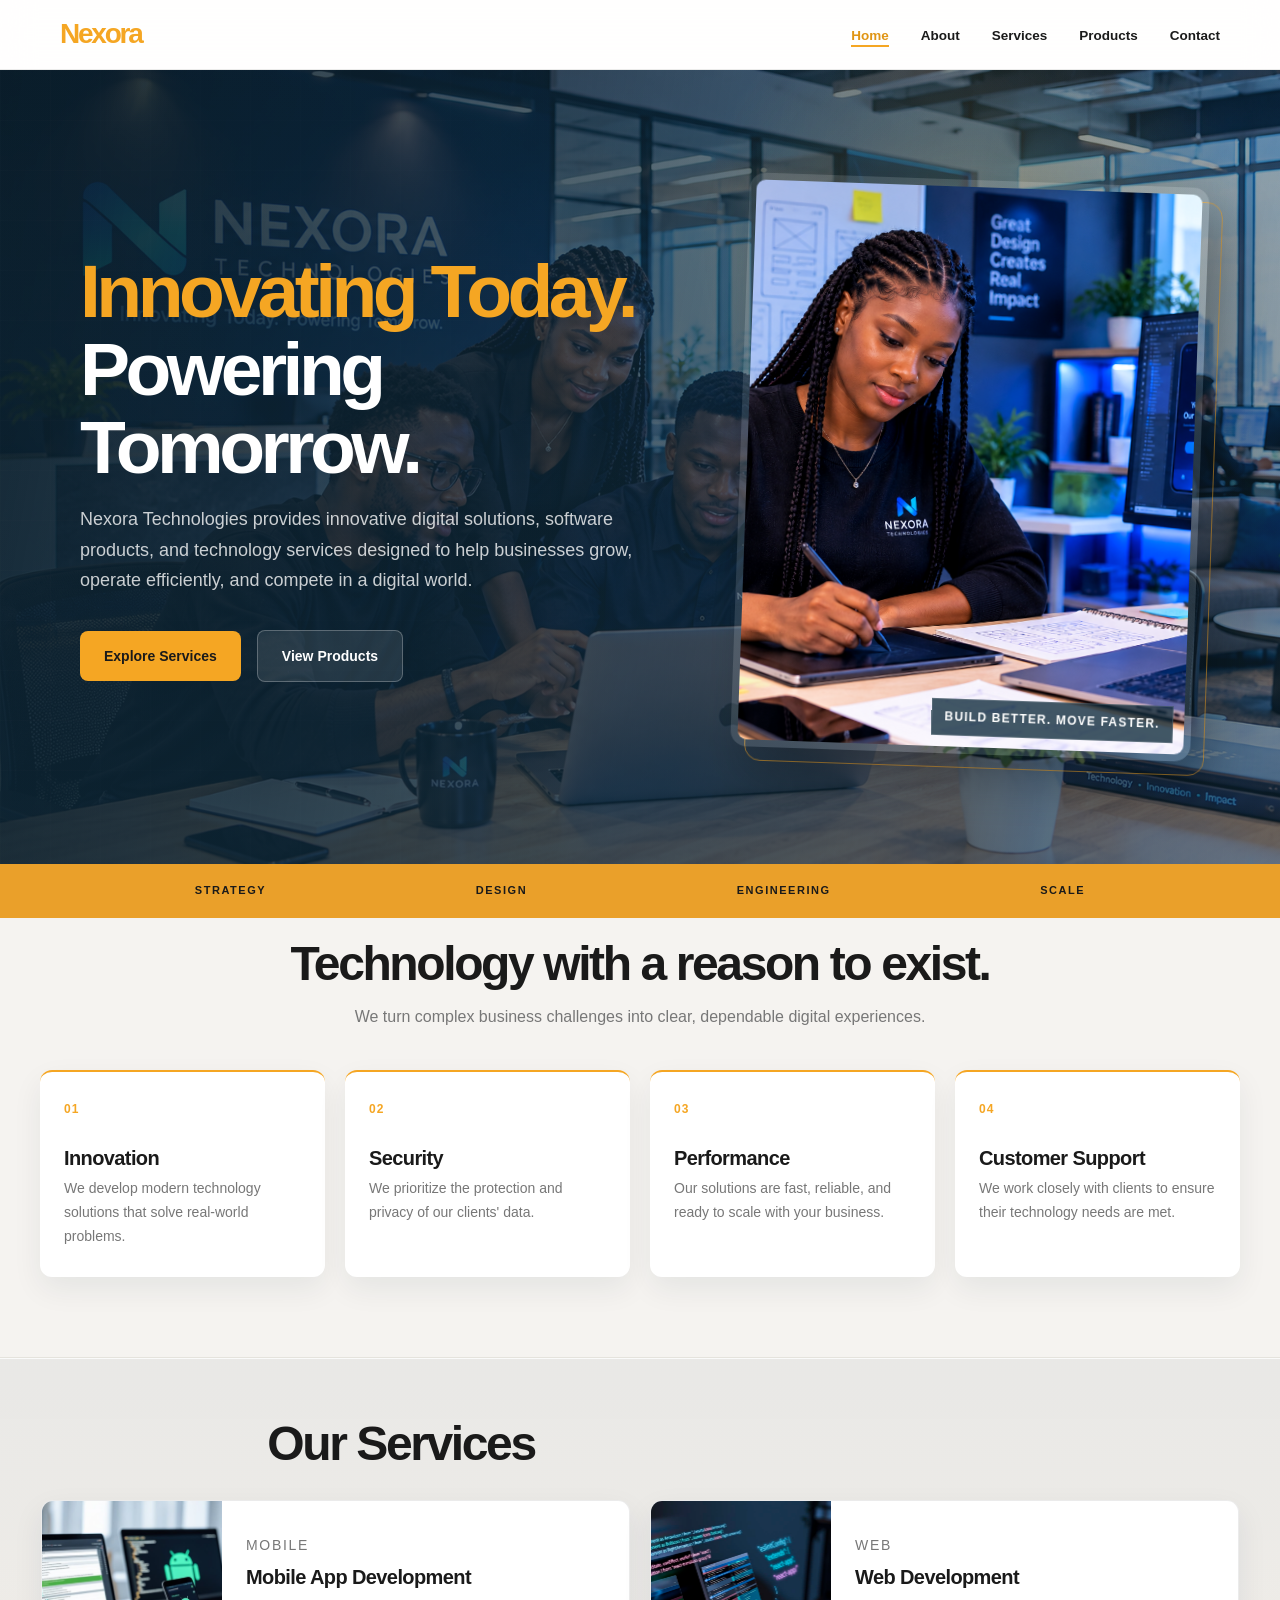
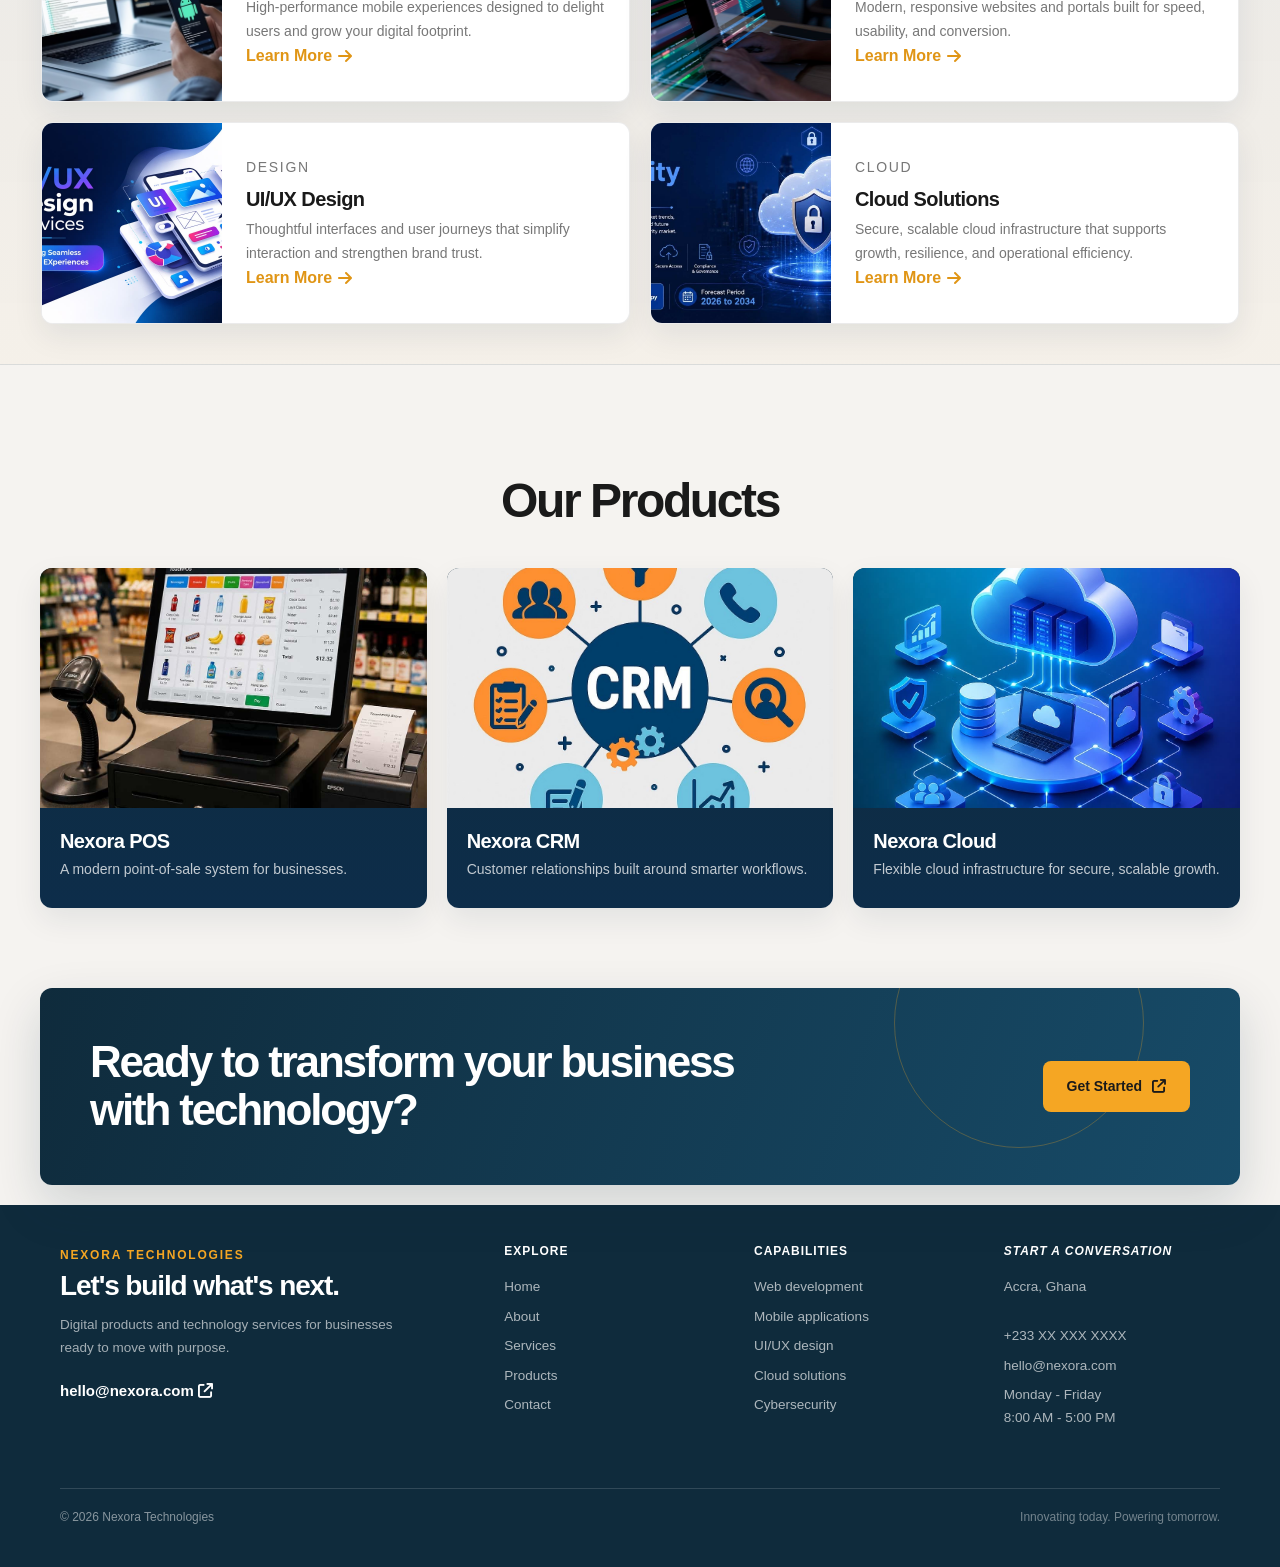
<file: index.html>
<!DOCTYPE html>
<html lang="en">
  <head>
    <meta charset="UTF-8" />
    <meta name="viewport" content="width=device-width, initial-scale=1.0" />
    <meta
      name="description"
      content="Nexora delivers innovative digital solutions, software products, and technology services for modern businesses."
    />
    <title>Nexora | Digital Solutions</title>

    <link rel="stylesheet" href="css/variables.css" />
    <link rel="stylesheet" href="css/base.css" />
    <link rel="stylesheet" href="css/layout.css" />
    <link rel="stylesheet" href="css/components.css" />
    <link rel="stylesheet" href="css/utilities.css" />
    <link rel="stylesheet" href="css/home.css" />
    <link rel="stylesheet" href="https://cdnjs.cloudflare.com/ajax/libs/font-awesome/6.7.2/css/all.min.css" />
  </head>
  <body class="home-page">

    <!-- Navigation -->
    <nav class="nav" aria-label="Main navigation">
      <a href="index.html" class="nav-brand" aria-label="Nexora home">Nexora</a>

      <ul class="nav-links" role="list">
        <li><a href="index.html" aria-current="page">Home</a></li>
        <li><a href="about.html">About</a></li>
        <li><a href="services.html">Services</a></li>
        <li><a href="products.html">Products</a></li>
        <li><a href="contact.html">Contact</a></li>
      </ul>

      <button
        type="button"
        class="nav-toggle"
        aria-label="Open menu"
        aria-expanded="false"
      >
        <i class="fa-solid fa-bars" aria-hidden="true"></i>
      </button>
    </nav>

    <!-- Mobile Menu -->
    <ul class="mobile-menu" id="mobile-menu" role="list">
      <li><a href="index.html" aria-current="page">Home</a></li>
      <li><a href="about.html">About</a></li>
      <li><a href="services.html">Services</a></li>
      <li><a href="products.html">Products</a></li>
      <li><a href="contact.html">Contact</a></li>
    </ul>

    <!-- Hero -->
    <header class="hero" id="top">
      <div class="hero-inner">
        <div class="hero-copy">
          <h1><span>Innovating Today.</span> Powering Tomorrow.</h1>
          <p class="lead">
            Nexora Technologies provides innovative digital solutions, software
            products, and technology services designed to help businesses grow,
            operate efficiently, and compete in a digital world.
          </p>
          <div class="btn-group">
            <a href="#services" class="btn btn-primary">Explore Services</a>
            <a href="#products" class="btn btn-secondary">View Products</a>
          </div>
        </div>

        <figure class="hero-visual">
          <img
            src="img/CDEA3EA3-4849-45B7-9C8C-28B80431A334.PNG"
            alt="Nexora technology workspace"
          />
          <figcaption>Build better. Move faster.</figcaption>
        </figure>
      </div>
    </header>

    <!-- Hero Strip -->
    <div class="hero-strip" aria-label="Nexora approach">
      <span>Strategy</span>
      <span>Design</span>
      <span>Engineering</span>
      <span>Scale</span>
    </div>

    <!-- Main Content -->
    <main id="main-content">

      <!-- Why Choose Us -->
      <section class="section why" id="about" aria-labelledby="why-title">
        <div class="section-header section-header--center">
          <h2 id="why-title">Technology with a reason to exist.</h2>
          <p>We turn complex business challenges into clear, dependable digital experiences.</p>
        </div>

        <div class="grid-4">
          <article class="card-numbered">
            <span class="card-number">01</span>
            <h3>Innovation</h3>
            <p>We develop modern technology solutions that solve real-world problems.</p>
          </article>

          <article class="card-numbered">
            <span class="card-number">02</span>
            <h3>Security</h3>
            <p>We prioritize the protection and privacy of our clients' data.</p>
          </article>

          <article class="card-numbered">
            <span class="card-number">03</span>
            <h3>Performance</h3>
            <p>Our solutions are fast, reliable, and ready to scale with your business.</p>
          </article>

          <article class="card-numbered">
            <span class="card-number">04</span>
            <h3>Customer Support</h3>
            <p>We work closely with clients to ensure their technology needs are met.</p>
          </article>
        </div>
      </section>

      <!-- Services -->
      <section class="section home-services" id="services" aria-labelledby="services-title">
        <div class="section-header">
          <h2 id="services-title">Our Services</h2>
        </div>

        <div class="service-grid">
          <article class="service-card">
            <figure class="service-card-image">
              <img src="img/mobileApp.JPG" alt="Mobile app development" />
            </figure>
            <div class="service-card-body">
              <p class="kicker">Mobile</p>
              <h3>Mobile App Development</h3>
              <p>High-performance mobile experiences designed to delight users and grow your digital footprint.</p>
              <a href="#" class="text-link">Learn More <i class="fa-solid fa-arrow-right" aria-hidden="true"></i></a>
            </div>
          </article>

          <article class="service-card">
            <figure class="service-card-image">
              <img src="img/webDev.JPG" alt="Custom web development" />
            </figure>
            <div class="service-card-body">
              <p class="kicker">Web</p>
              <h3>Web Development</h3>
              <p>Modern, responsive websites and portals built for speed, usability, and conversion.</p>
              <a href="#" class="text-link">Learn More <i class="fa-solid fa-arrow-right" aria-hidden="true"></i></a>
            </div>
          </article>

          <article class="service-card">
            <figure class="service-card-image">
              <img src="img/UX.JPG" alt="UI and UX design" />
            </figure>
            <div class="service-card-body">
              <p class="kicker">Design</p>
              <h3>UI/UX Design</h3>
              <p>Thoughtful interfaces and user journeys that simplify interaction and strengthen brand trust.</p>
              <a href="#" class="text-link">Learn More <i class="fa-solid fa-arrow-right" aria-hidden="true"></i></a>
            </div>
          </article>

          <article class="service-card">
            <figure class="service-card-image">
              <img src="img/cloudSecurity.JPG" alt="Cloud solutions" />
            </figure>
            <div class="service-card-body">
              <p class="kicker">Cloud</p>
              <h3>Cloud Solutions</h3>
              <p>Secure, scalable cloud infrastructure that supports growth, resilience, and operational efficiency.</p>
              <a href="#" class="text-link">Learn More <i class="fa-solid fa-arrow-right" aria-hidden="true"></i></a>
            </div>
          </article>
        </div>
      </section>

      <!-- Products -->
      <section class="section home-products" id="products" aria-labelledby="products-title">
        <div class="section-header section-header--center">
          <h2 id="products-title">Our Products</h2>
        </div>

        <div class="product-grid">
          <article class="product-card">
            <figure class="product-card-image">
              <img src="img/POS.JPG" alt="Nexora POS system" />
            </figure>
            <div class="product-card-body">
              <h3>Nexora POS</h3>
              <p>A modern point-of-sale system for businesses.</p>
            </div>
          </article>

          <article class="product-card">
            <figure class="product-card-image">
              <img src="img/CRM.JPG" alt="Nexora CRM dashboard" />
            </figure>
            <div class="product-card-body">
              <h3>Nexora CRM</h3>
              <p>Customer relationships built around smarter workflows.</p>
            </div>
          </article>

          <article class="product-card">
            <figure class="product-card-image">
              <img src="img/cloud.JPG" alt="Nexora Cloud platform" />
            </figure>
            <div class="product-card-body">
              <h3>Nexora Cloud</h3>
              <p>Flexible cloud infrastructure for secure, scalable growth.</p>
            </div>
          </article>
        </div>
      </section>

      <!-- CTA -->
      <section class="section home-cta" aria-labelledby="home-cta-title">
        <div class="cta-banner">
          <h2 id="home-cta-title">Ready to transform your business with technology?</h2>
          <a href="mailto:hello@nexora.com" class="btn btn-primary">
            Get Started <span class="fa-solid fa-arrow-up-right-from-square" aria-hidden="true"></span>
          </a>
        </div>
      </section>

    </main>

    <!-- Footer -->
    <footer class="footer" id="contact">
      <div class="footer-inner">
        <div class="footer-grid">
          <div class="footer-intro">
            <p class="footer-brand">Nexora Technologies</p>
            <h3>Let's build what's next.</h3>
            <p>Digital products and technology services for businesses ready to move with purpose.</p>
            <a href="mailto:hello@nexora.com" class="footer-link">hello@nexora.com <span class="fa-solid fa-arrow-up-right-from-square" aria-hidden="true"></span></a>
          </div>
          <nav class="footer-column" aria-label="Footer navigation">
            <h4>Explore</h4>
            <a href="index.html">Home</a>
            <a href="about.html">About</a>
            <a href="services.html">Services</a>
            <a href="products.html">Products</a>
            <a href="contact.html">Contact</a>
          </nav>
          <div class="footer-column">
            <h4>Capabilities</h4>
            <a href="services.html">Web development</a>
            <a href="services.html">Mobile applications</a>
            <a href="services.html">UI/UX design</a>
            <a href="services.html">Cloud solutions</a>
            <a href="services.html">Cybersecurity</a>
          </div>
          <address class="footer-column footer-address">
            <h4>Start a conversation</h4>
            <p>Accra, Ghana</p>
            <a href="tel:+233000000000">+233 XX XXX XXXX</a>
            <a href="mailto:hello@nexora.com">hello@nexora.com</a>
            <p>Monday - Friday<br />8:00 AM - 5:00 PM</p>
          </address>
        </div>
        <div class="footer-bottom">
          <p class="footer-copy">&copy; <span class="copyright-year"></span> Nexora Technologies</p>
          <p class="footer-note">Innovating today. Powering tomorrow.</p>
        </div>
      </div>
    </footer>

    <script src="js/main.js"></script>
  </body>
</html>
</file>
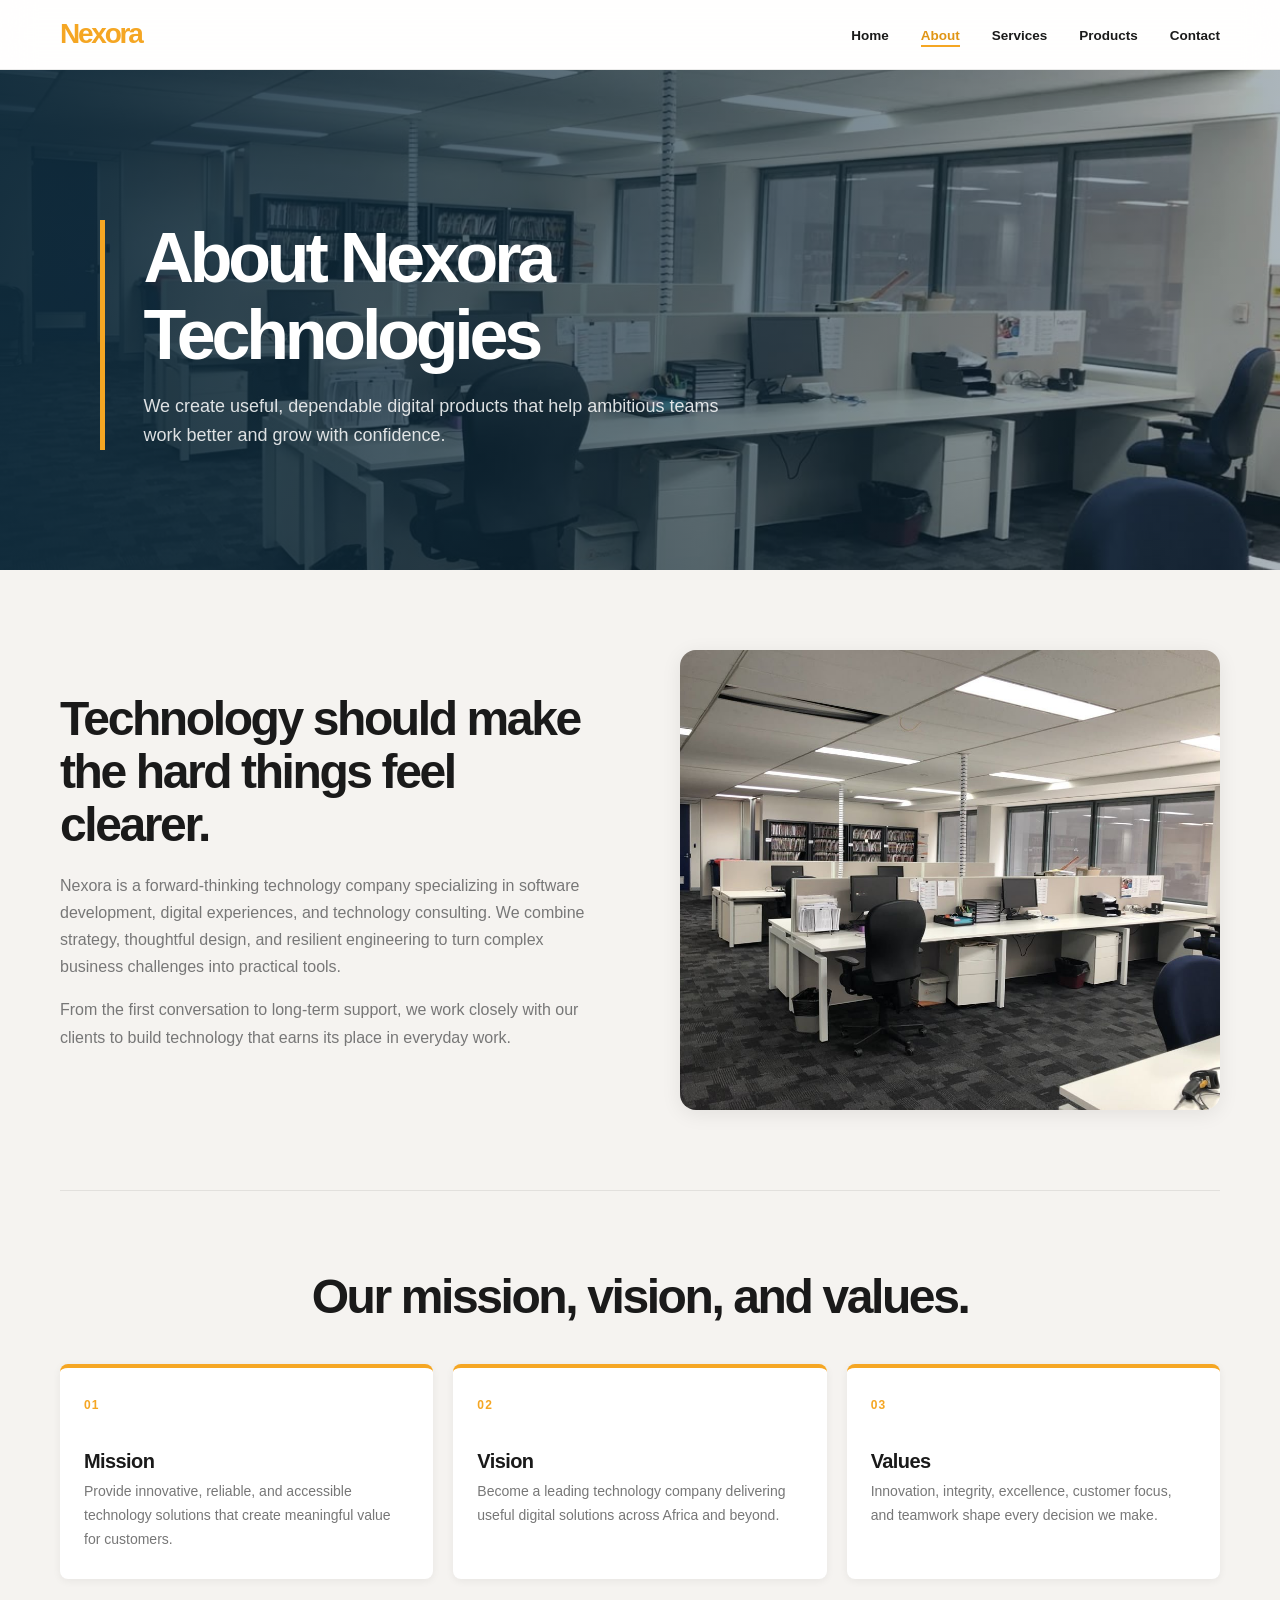
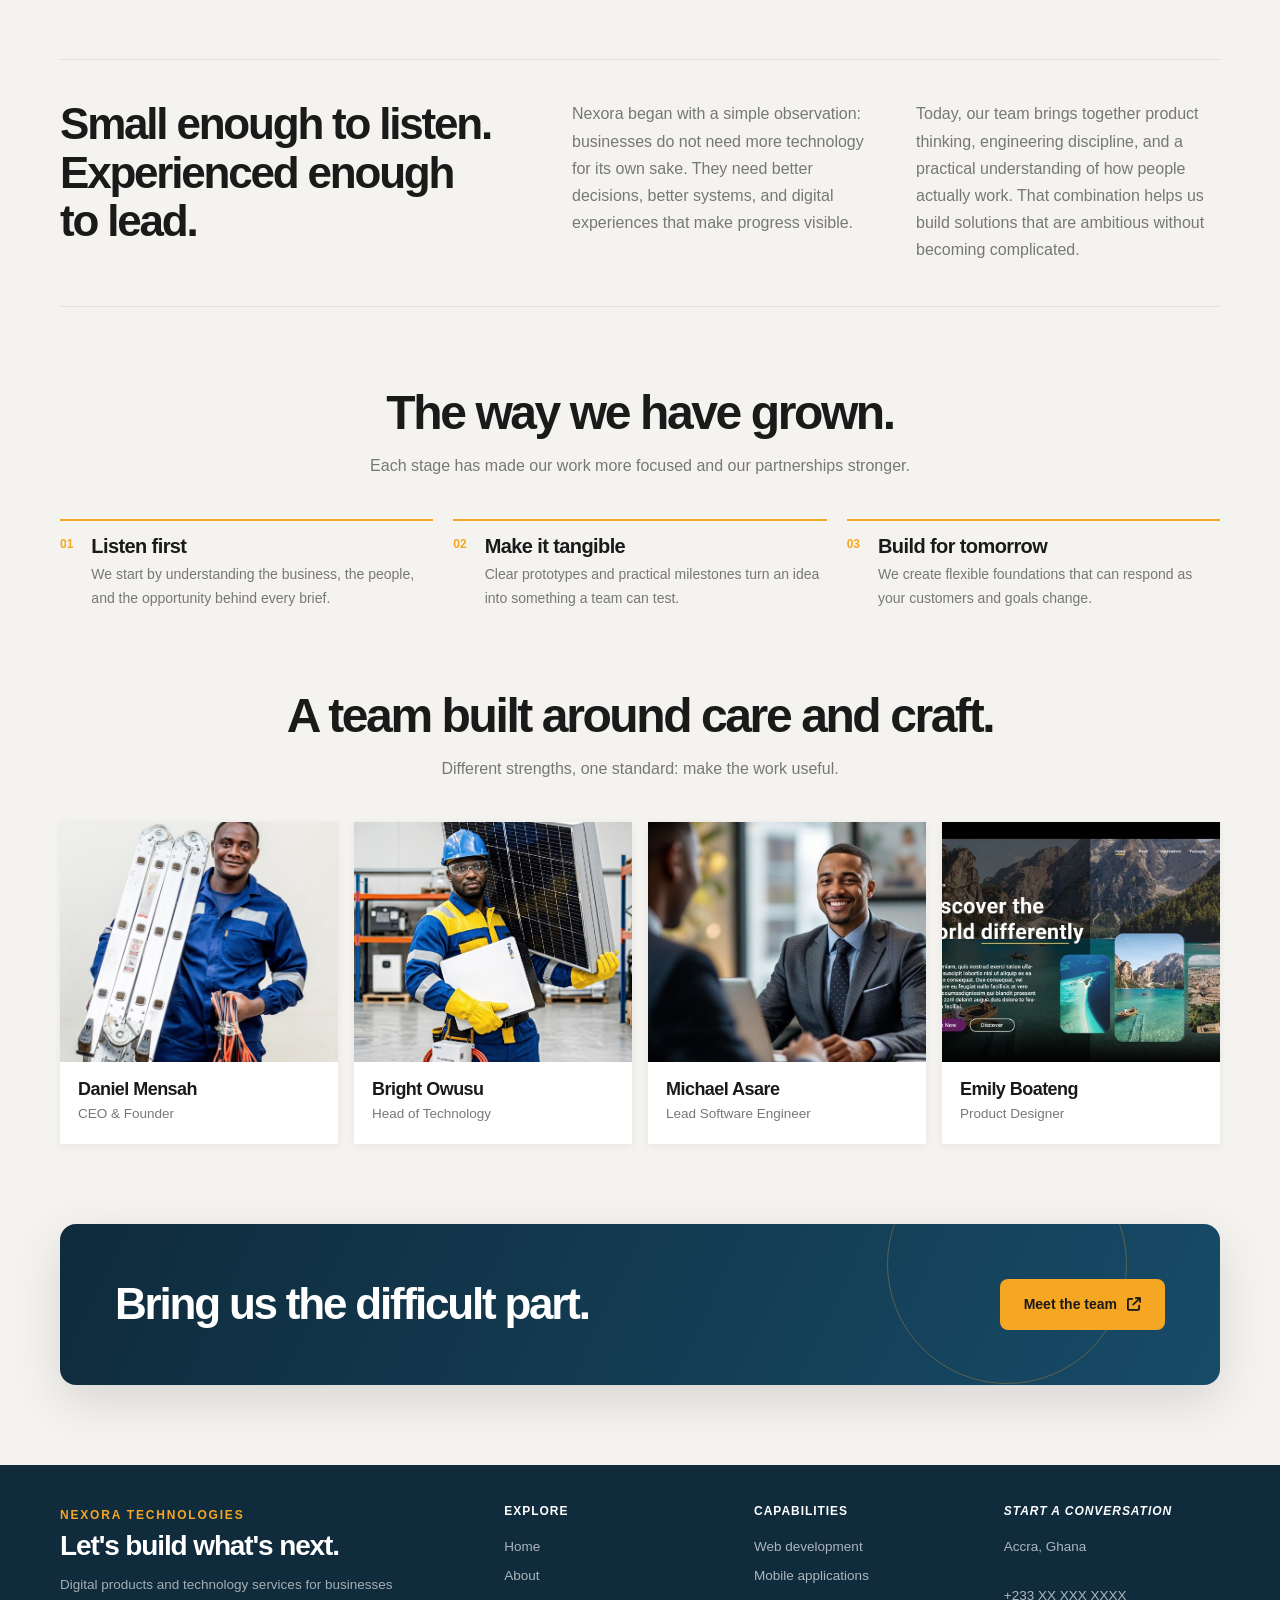
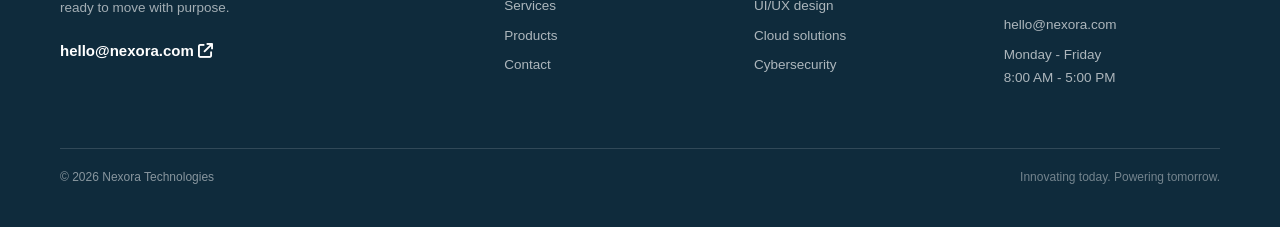
<file: about.html>
<!DOCTYPE html>
<html lang="en">
  <head>
    <meta charset="UTF-8" />
    <meta name="viewport" content="width=device-width, initial-scale=1.0" />
    <meta name="description" content="Learn about Nexora Technologies, our mission, values, and team." />
    <title>About | Nexora Technologies</title>

    <link rel="stylesheet" href="css/variables.css" />
    <link rel="stylesheet" href="css/base.css" />
    <link rel="stylesheet" href="css/layout.css" />
    <link rel="stylesheet" href="css/components.css" />
    <link rel="stylesheet" href="css/utilities.css" />
    <link rel="stylesheet" href="css/about.css" />
    <link rel="stylesheet" href="https://cdnjs.cloudflare.com/ajax/libs/font-awesome/6.7.2/css/all.min.css" />
  </head>
  <body>

    <!-- Navigation -->
    <nav class="nav" aria-label="Main navigation">
      <a href="index.html" class="nav-brand" aria-label="Nexora home">Nexora</a>

      <ul class="nav-links" role="list">
        <li><a href="index.html">Home</a></li>
        <li><a href="about.html" aria-current="page">About</a></li>
        <li><a href="services.html">Services</a></li>
        <li><a href="products.html">Products</a></li>
        <li><a href="contact.html">Contact</a></li>
      </ul>

      <button
        type="button"
        class="nav-toggle"
        aria-label="Open menu"
        aria-expanded="false"
      >
        <i class="fa-solid fa-bars" aria-hidden="true"></i>
      </button>
    </nav>

    <!-- Mobile Menu -->
    <ul class="mobile-menu" id="mobile-menu" role="list">
      <li><a href="index.html">Home</a></li>
      <li><a href="about.html" aria-current="page">About</a></li>
      <li><a href="services.html">Services</a></li>
      <li><a href="products.html">Products</a></li>
      <li><a href="contact.html">Contact</a></li>
    </ul>

    <!-- Page Hero -->
    <header class="page-hero page-hero--about" id="top">
      <div>
        <h1>About Nexora Technologies</h1>
        <p>
          We create useful, dependable digital products that help ambitious teams
          work better and grow with confidence.
        </p>
      </div>
    </header>

    <!-- Main Content -->
    <main class="main">

      <!-- Intro Split -->
      <section class="section about-intro">
        <div class="split">
          <div class="split-copy">
            <h2>Technology should make the hard things feel clearer.</h2>
            <p>
              Nexora is a forward-thinking technology company specializing in
              software development, digital experiences, and technology
              consulting. We combine strategy, thoughtful design, and resilient
              engineering to turn complex business challenges into practical
              tools.
            </p>
            <p>
              From the first conversation to long-term support, we work closely
              with our clients to build technology that earns its place in
              everyday work.
            </p>
          </div>
          <img
            class="split-image"
            src="img/IMG_2263.JPG"
            alt="Team member working on a technology project"
          />
        </div>
      </section>

      <!-- Values -->
      <section class="section values" aria-labelledby="values-title">
        <div class="section-header section-header--center">
          <h2 id="values-title">Our mission, vision, and values.</h2>
        </div>
        <div class="grid-3">
          <article class="card-numbered">
            <span class="card-number">01</span>
            <h3>Mission</h3>
            <p>Provide innovative, reliable, and accessible technology solutions that create meaningful value for customers.</p>
          </article>
          <article class="card-numbered">
            <span class="card-number">02</span>
            <h3>Vision</h3>
            <p>Become a leading technology company delivering useful digital solutions across Africa and beyond.</p>
          </article>
          <article class="card-numbered">
            <span class="card-number">03</span>
            <h3>Values</h3>
            <p>Innovation, integrity, excellence, customer focus, and teamwork shape every decision we make.</p>
          </article>
        </div>
      </section>

      <!-- Story -->
      <section class="section story" aria-labelledby="story-title">
        <div class="story-heading">
          <h2 id="story-title">Small enough to listen. Experienced enough to lead.</h2>
        </div>
        <div class="story-copy">
          <p>
            Nexora began with a simple observation: businesses do not need more
            technology for its own sake. They need better decisions, better
            systems, and digital experiences that make progress visible.
          </p>
          <p>
            Today, our team brings together product thinking, engineering
            discipline, and a practical understanding of how people actually
            work. That combination helps us build solutions that are ambitious
            without becoming complicated.
          </p>
        </div>
      </section>

      <!-- Milestones -->
      <section class="section milestones" aria-labelledby="milestones-title">
        <div class="section-header section-header--center">
          <h2 id="milestones-title">The way we have grown.</h2>
          <p>Each stage has made our work more focused and our partnerships stronger.</p>
        </div>
        <ol class="milestone-list">
          <li class="milestone-item">
            <strong>01</strong>
            <div>
              <h3>Listen first</h3>
              <p>We start by understanding the business, the people, and the opportunity behind every brief.</p>
            </div>
          </li>
          <li class="milestone-item">
            <strong>02</strong>
            <div>
              <h3>Make it tangible</h3>
              <p>Clear prototypes and practical milestones turn an idea into something a team can test.</p>
            </div>
          </li>
          <li class="milestone-item">
            <strong>03</strong>
            <div>
              <h3>Build for tomorrow</h3>
              <p>We create flexible foundations that can respond as your customers and goals change.</p>
            </div>
          </li>
        </ol>
      </section>

      <!-- Team -->
      <section class="section team" aria-labelledby="team-title">
        <div class="section-header section-header--center">
          <h2 id="team-title">A team built around care and craft.</h2>
          <p>Different strengths, one standard: make the work useful.</p>
        </div>
        <div class="team-grid">
          <article class="team-member">
            <img src="img/IMG_2264.JPG" alt="Nexora team member" />
            <div class="team-member-body">
              <h3>Daniel Mensah</h3>
              <p>CEO &amp; Founder</p>
            </div>
          </article>
          <article class="team-member">
            <img src="img/IMG_2265.JPG" alt="Nexora team member" />
            <div class="team-member-body">
              <h3>Bright Owusu</h3>
              <p>Head of Technology</p>
            </div>
          </article>
          <article class="team-member">
            <img src="img/IMG_2266.JPG" alt="Nexora team member" />
            <div class="team-member-body">
              <h3>Michael Asare</h3>
              <p>Lead Software Engineer</p>
            </div>
          </article>
          <article class="team-member">
            <img src="img/IMG_2271.JPG" alt="Nexora team member" />
            <div class="team-member-body">
              <h3>Emily Boateng</h3>
              <p>Product Designer</p>
            </div>
          </article>
        </div>
      </section>

      <!-- CTA -->
      <section class="page-cta" aria-labelledby="about-cta-title">
        <h2 id="about-cta-title">Bring us the difficult part.</h2>
        <a class="btn btn-primary" href="contact.html">
          Meet the team <span class="fa-solid fa-arrow-up-right-from-square" aria-hidden="true"></span>
        </a>
      </section>

    </main>

    <!-- Footer -->
    <footer class="footer">
      <div class="footer-inner">
        <div class="footer-grid">
          <div class="footer-intro">
            <p class="footer-brand">Nexora Technologies</p>
            <h3>Let's build what's next.</h3>
            <p>Digital products and technology services for businesses ready to move with purpose.</p>
            <a href="mailto:hello@nexora.com" class="footer-link">hello@nexora.com <span class="fa-solid fa-arrow-up-right-from-square" aria-hidden="true"></span>
            </a>
        </div>
          <nav class="footer-column" aria-label="Footer navigation">
            <h4>Explore</h4>
            <a href="index.html">Home</a>
            <a href="about.html">About</a>
            <a href="services.html">Services</a>
            <a href="products.html">Products</a>
            <a href="contact.html">Contact</a>
        </nav>
          <div class="footer-column">
            <h4>Capabilities</h4>
            <a href="services.html">Web development</a>
            <a href="services.html">Mobile applications</a>
            <a href="services.html">UI/UX design</a>
            <a href="services.html">Cloud solutions</a>
            <a href="services.html">Cybersecurity</a>
        </div>
          <address class="footer-column footer-address">
            <h4>Start a conversation</h4>
            <p>Accra, Ghana</p>
            <a href="tel:+233000000000">+233 XX XXX XXXX</a>
            <a href="mailto:hello@nexora.com">hello@nexora.com</a>
            <p>Monday - Friday<br />8:00 AM - 5:00 PM</p>
        </address>
        </div>
        <div class="footer-bottom">
            <p class="footer-copy">&copy; <span class="copyright-year"></span> Nexora Technologies</p>
            <p class="footer-note">Innovating today. Powering tomorrow.</p>
        </div>
      </div>
    </footer>

    <script src="js/main.js"></script>
  </body>
</html>
</file>
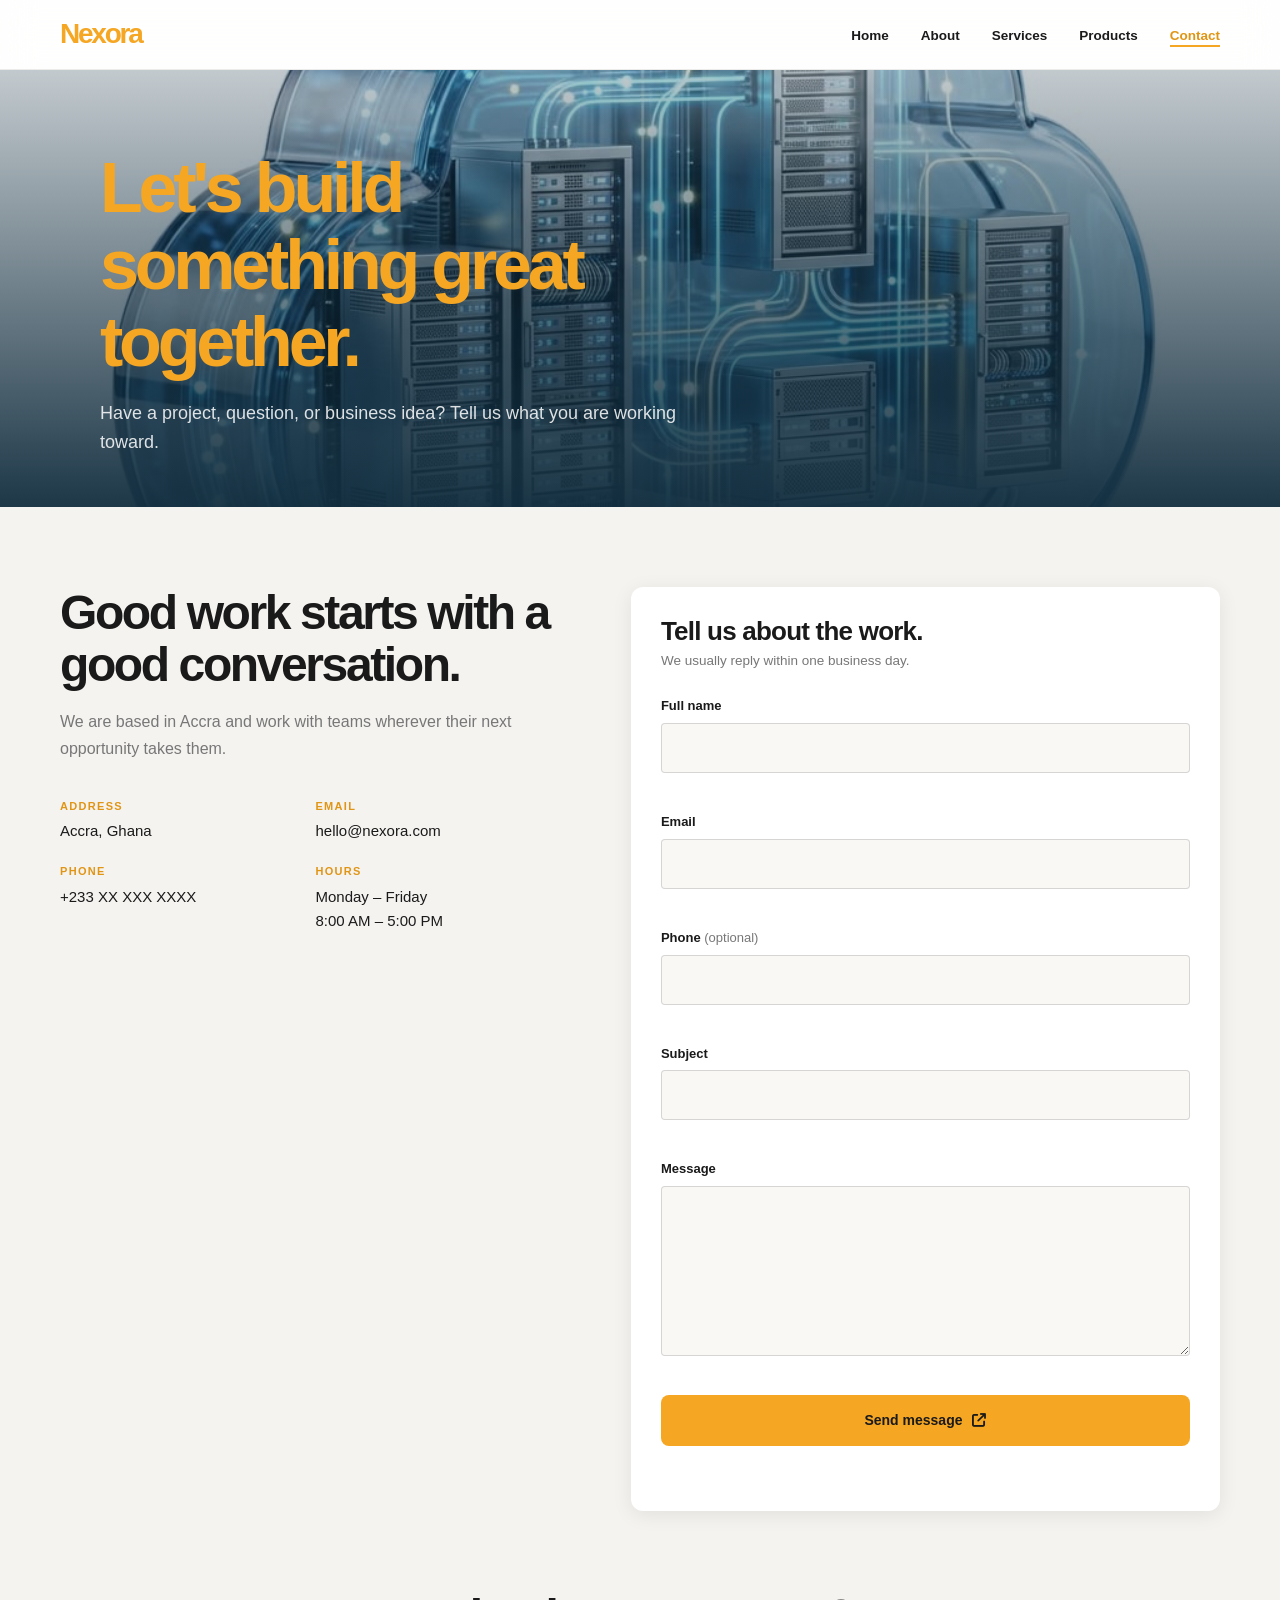
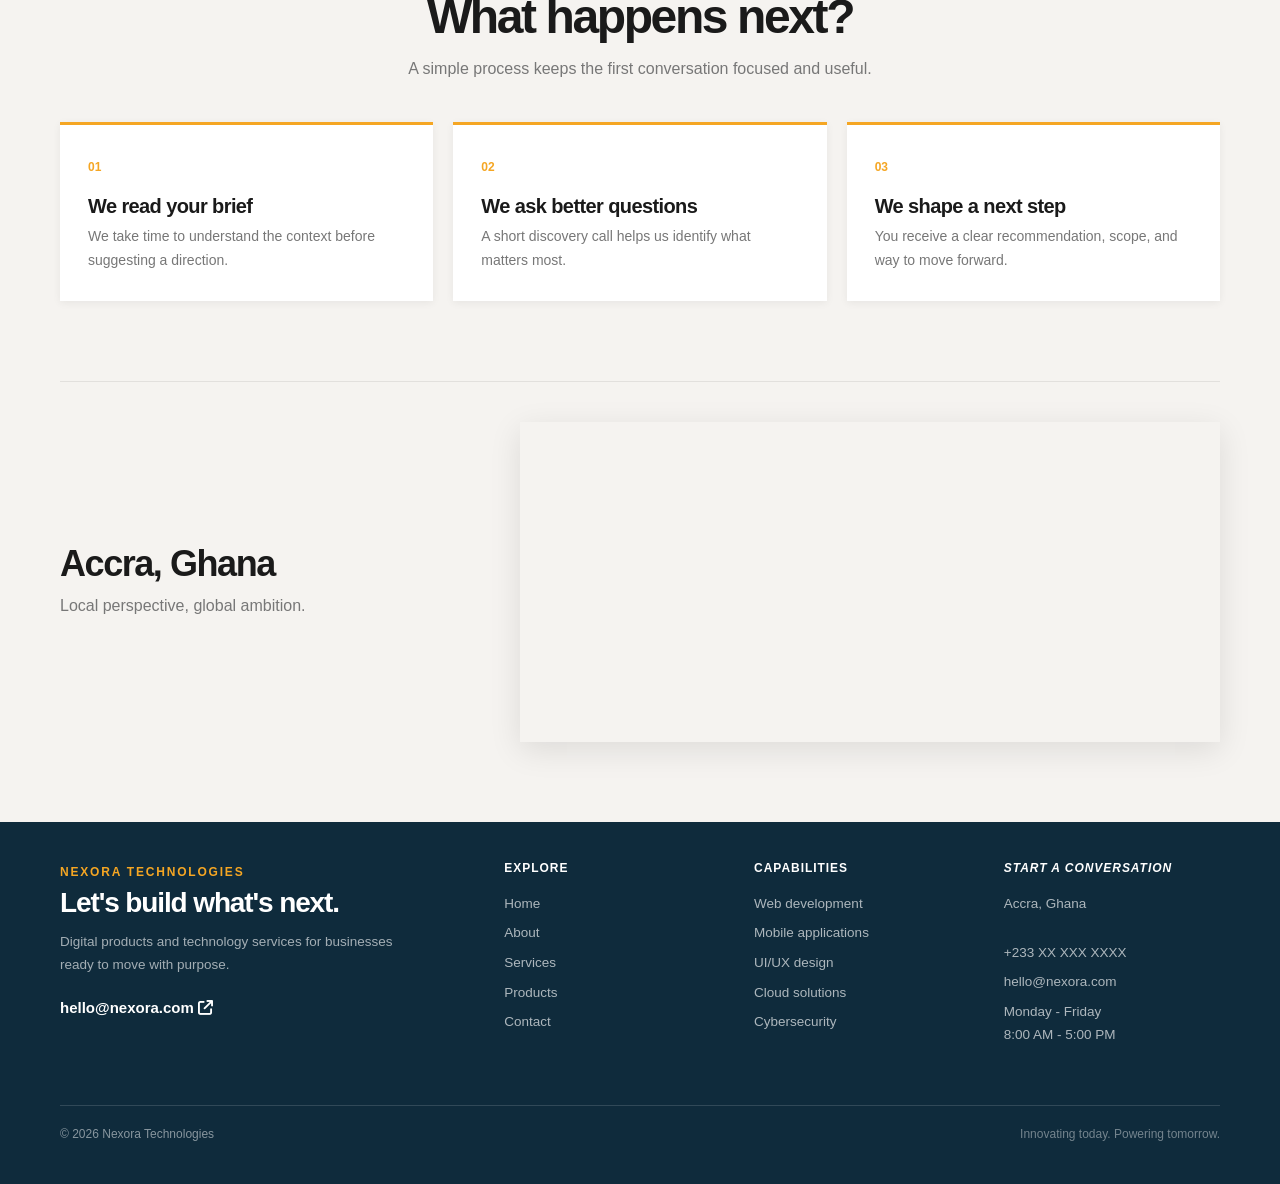
<file: contact.html>
<!DOCTYPE html>
<html lang="en">
  <head>
    <meta charset="UTF-8" />
    <meta name="viewport" content="width=device-width, initial-scale=1.0" />
    <meta name="description" content="Contact Nexora Technologies about your next digital project." />
    <title>Contact | Nexora Technologies</title>

    <link rel="stylesheet" href="css/variables.css" />
    <link rel="stylesheet" href="css/base.css" />
    <link rel="stylesheet" href="css/layout.css" />
    <link rel="stylesheet" href="css/components.css" />
    <link rel="stylesheet" href="css/utilities.css" />
    <link rel="stylesheet" href="css/contact.css" />
    <link rel="stylesheet" href="https://cdnjs.cloudflare.com/ajax/libs/font-awesome/6.7.2/css/all.min.css" />
  </head>
  <body>

    <!-- Navigation -->
    <nav class="nav" aria-label="Main navigation">
      <a href="index.html" class="nav-brand" aria-label="Nexora home">Nexora</a>

      <ul class="nav-links" role="list">
        <li><a href="index.html">Home</a></li>
        <li><a href="about.html">About</a></li>
        <li><a href="services.html">Services</a></li>
        <li><a href="products.html">Products</a></li>
        <li><a href="contact.html" aria-current="page">Contact</a></li>
      </ul>

      <button
        type="button"
        class="nav-toggle"
        aria-label="Open menu"
        aria-expanded="false"
      >
        <i class="fa-solid fa-bars" aria-hidden="true"></i>
      </button>
    </nav>

    <!-- Mobile Menu -->
    <ul class="mobile-menu" id="mobile-menu" role="list">
      <li><a href="index.html">Home</a></li>
      <li><a href="about.html">About</a></li>
      <li><a href="services.html">Services</a></li>
      <li><a href="products.html">Products</a></li>
      <li><a href="contact.html" aria-current="page">Contact</a></li>
    </ul>

    <!-- Page Hero -->
    <header class="page-hero page-hero--contact" id="top">
      <div>
        <h1>Let's build something great together.</h1>
        <p>
          Have a project, question, or business idea? Tell us what you are
          working toward.
        </p>
      </div>
    </header>

    <!-- Main Content -->
    <main class="main">

      <!-- Contact Layout -->
      <section class="section contact-section">
        <div class="contact-grid">

          <!-- Contact Details -->
          <div class="contact-info">
            <h2>Good work starts with a good conversation.</h2>
            <p>We are based in Accra and work with teams wherever their next opportunity takes them.</p>

            <dl class="contact-details">
              <div>
                <dt>Address</dt>
                <dd>Accra, Ghana</dd>
              </div>
              <div>
                <dt>Email</dt>
                <dd><a href="mailto:hello@nexora.com">hello@nexora.com</a></dd>
              </div>
              <div>
                <dt>Phone</dt>
                <dd><a href="tel:+233000000000">+233 XX XXX XXXX</a></dd>
              </div>
              <div>
                <dt>Hours</dt>
                <dd>Monday – Friday<br />8:00 AM – 5:00 PM</dd>
              </div>
            </dl>
          </div>

          <!-- Contact Form -->
          <form class="form" id="contact-form" novalidate>
            <div class="form-header">
              <h2>Tell us about the work.</h2>
              <p>We usually reply within one business day.</p>
            </div>

            <div class="form-group">
              <label class="form-label" for="name">Full name</label>
              <input
                class="form-input"
                id="name"
                name="name"
                autocomplete="name"
                minlength="2"
                aria-describedby="name-error"
                required
              />
              <span class="form-error" id="name-error"></span>
            </div>

            <div class="form-group">
              <label class="form-label" for="email">Email</label>
              <input
                class="form-input"
                id="email"
                name="email"
                type="email"
                autocomplete="email"
                aria-describedby="email-error"
                required
              />
              <span class="form-error" id="email-error"></span>
            </div>

            <div class="form-group">
              <label class="form-label" for="phone">
                Phone <span class="optional">(optional)</span>
              </label>
              <input
                class="form-input"
                id="phone"
                name="phone"
                type="tel"
                autocomplete="tel"
                aria-describedby="phone-error"
              />
              <span class="form-error" id="phone-error"></span>
            </div>

            <div class="form-group">
              <label class="form-label" for="subject">Subject</label>
              <input
                class="form-input"
                id="subject"
                name="subject"
                minlength="3"
                aria-describedby="subject-error"
                required
              />
              <span class="form-error" id="subject-error"></span>
            </div>

            <div class="form-group">
              <label class="form-label" for="message">Message</label>
              <textarea
                class="form-textarea"
                id="message"
                name="message"
                rows="6"
                minlength="20"
                aria-describedby="message-error"
                required
              ></textarea>
              <span class="form-error" id="message-error"></span>
            </div>

            <button class="btn btn-primary" type="submit">
              Send message <span class="fa-solid fa-arrow-up-right-from-square" aria-hidden="true"></span>
            </button>

            <p class="form-status" role="status" aria-live="polite"></p>
          </form>

        </div>
      </section>

      <!-- Expectations -->
      <section class="section expectations" aria-labelledby="expectations-title">
        <div class="section-header section-header--center">
          <h2 id="expectations-title">What happens next?</h2>
          <p>A simple process keeps the first conversation focused and useful.</p>
        </div>

        <div class="expectation-cards">
          <div class="expectation-card">
            <strong>01</strong>
            <h3>We read your brief</h3>
            <p>We take time to understand the context before suggesting a direction.</p>
          </div>
          <div class="expectation-card">
            <strong>02</strong>
            <h3>We ask better questions</h3>
            <p>A short discovery call helps us identify what matters most.</p>
          </div>
          <div class="expectation-card">
            <strong>03</strong>
            <h3>We shape a next step</h3>
            <p>You receive a clear recommendation, scope, and way to move forward.</p>
          </div>
        </div>
      </section>

      <!-- Location -->
      <section class="section location-panel">
        <div>
          <h2>Accra, Ghana</h2>
          <p>Local perspective, global ambition.</p>
        </div>
        <iframe
          class="location-map"
          src="https://www.google.com/maps?q=Accra%2C%20Ghana&output=embed"
          title="Map showing Accra, Ghana"
          loading="lazy"
        ></iframe>
      </section>

    </main>

    <!-- Footer -->
    <footer class="footer">
      <div class="footer-inner">
        <div class="footer-grid">
          <div class="footer-intro">
            <p class="footer-brand">Nexora Technologies</p>
            <h3>Let's build what's next.</h3>
            <p>Digital products and technology services for businesses ready to move with purpose.</p>
            <a href="mailto:hello@nexora.com" class="footer-link">hello@nexora.com <span class="fa-solid fa-arrow-up-right-from-square" aria-hidden="true"></span>
            </a>
        </div>
          <nav class="footer-column" aria-label="Footer navigation">
            <h4>Explore</h4>
            <a href="index.html">Home</a>
            <a href="about.html">About</a>
            <a href="services.html">Services</a>
            <a href="products.html">Products</a>
            <a href="contact.html">Contact</a>
        </nav>

          <div class="footer-column">
            <h4>Capabilities</h4>
            <a href="services.html">Web development</a>
            <a href="services.html">Mobile applications</a>
            <a href="services.html">UI/UX design</a>
            <a href="services.html">Cloud solutions</a>
            <a href="services.html">Cybersecurity</a>
        </div>

          <address class="footer-column footer-address">
            <h4>Start a conversation</h4>
            <p>Accra, Ghana</p><a href="tel:+233000000000">+233 XX XXX XXXX</a><a href="mailto:hello@nexora.com">hello@nexora.com</a><p>Monday - Friday<br />8:00 AM - 5:00 PM</p></address>
        </div>
        <div class="footer-bottom">
            <p class="footer-copy">&copy; <span class="copyright-year"></span> Nexora Technologies</p><p class="footer-note">Innovating today. Powering tomorrow.</p>
        </div>
      </div>
    </footer>

    <script src="js/main.js"></script>
    <script src="js/contact.js"></script>
  </body>
</html>
</file>
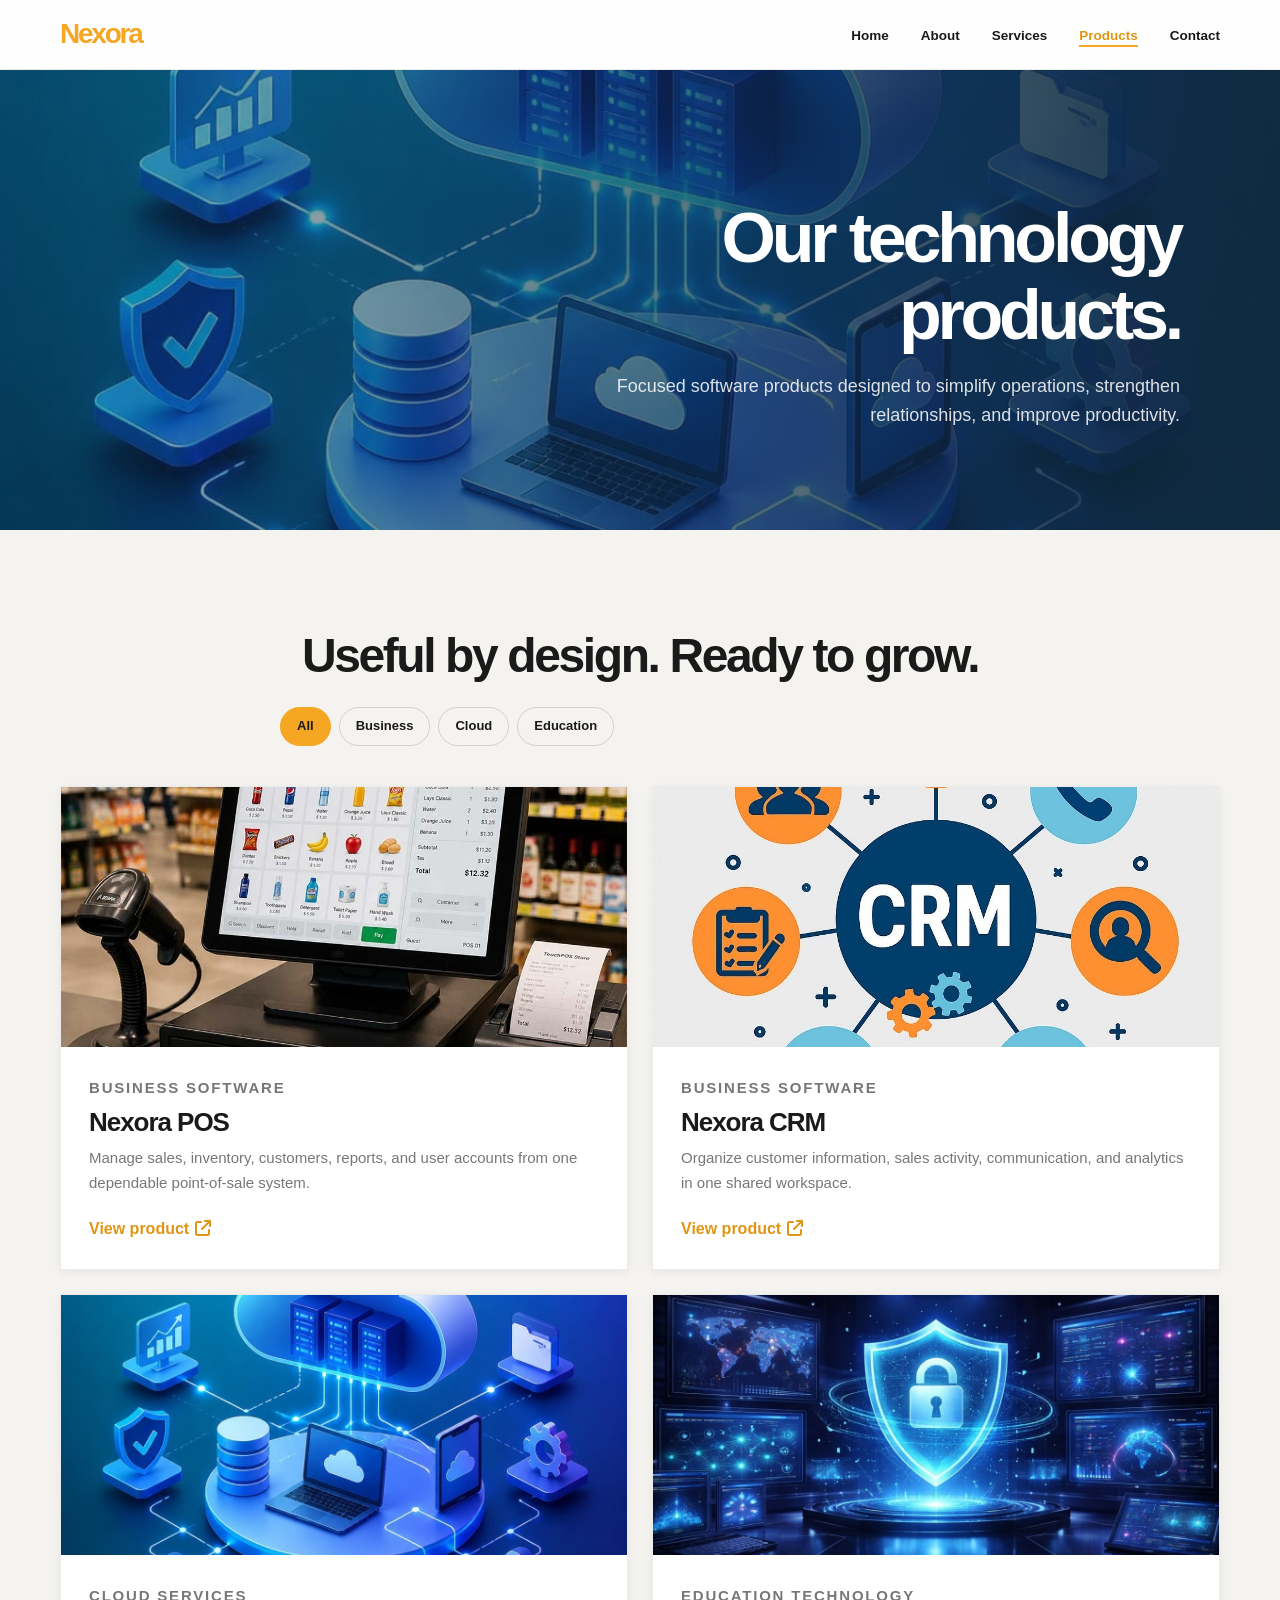
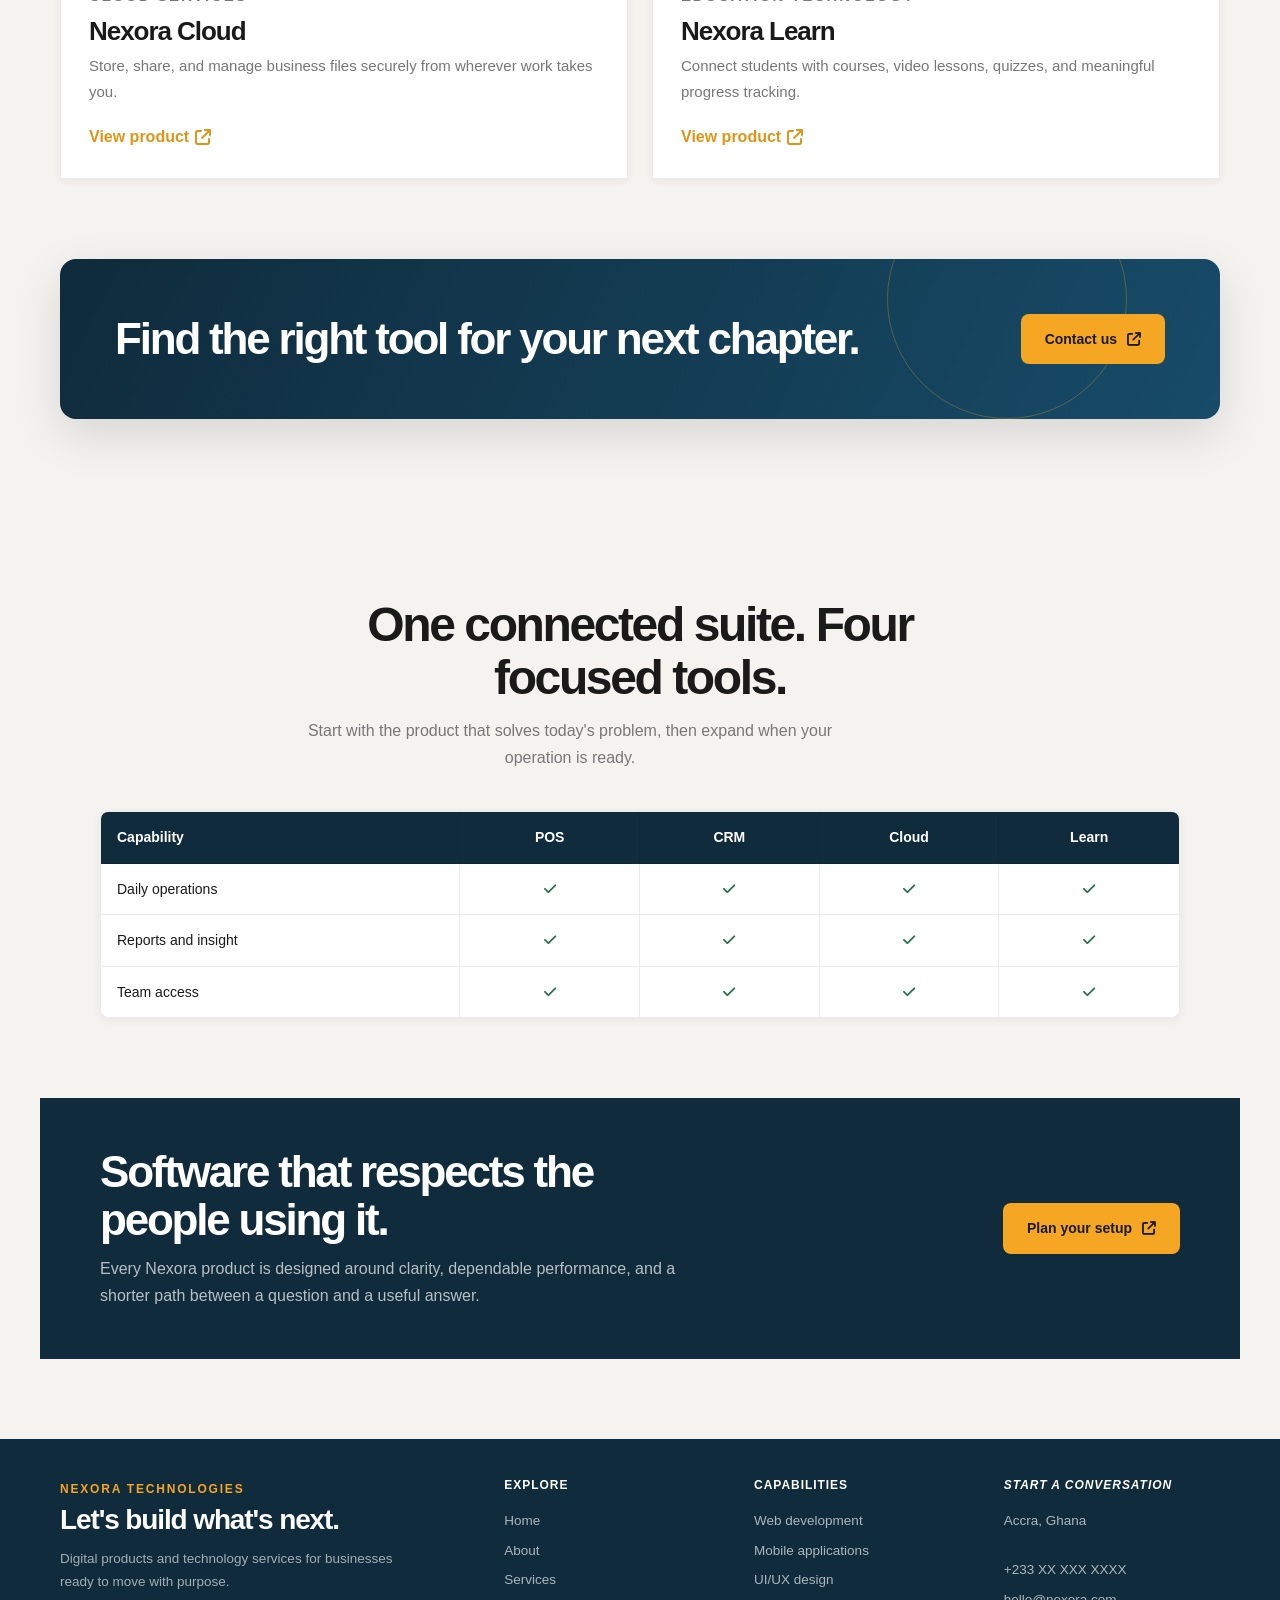
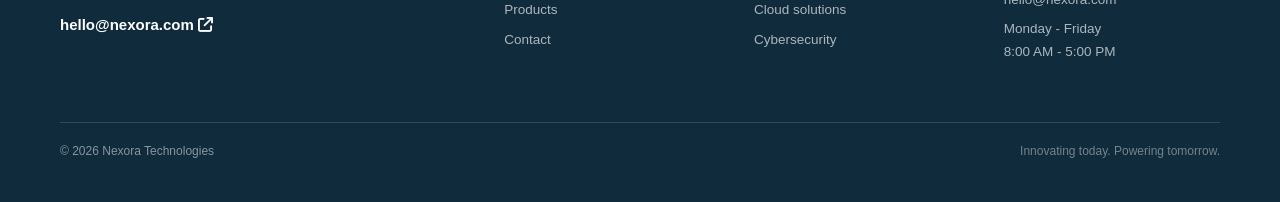
<file: products.html>
<!DOCTYPE html>
<html lang="en">
  <head>
    <meta charset="UTF-8" />
    <meta name="viewport" content="width=device-width, initial-scale=1.0" />
    <meta name="description" content="Explore Nexora software products for sales, customer relationships, cloud storage, and learning." />
    <title>Products | Nexora Technologies</title>

    <link rel="stylesheet" href="css/variables.css" />
    <link rel="stylesheet" href="css/base.css" />
    <link rel="stylesheet" href="css/layout.css" />
    <link rel="stylesheet" href="css/components.css" />
    <link rel="stylesheet" href="css/utilities.css" />
    <link rel="stylesheet" href="css/products.css" />
    <link rel="stylesheet" href="https://cdnjs.cloudflare.com/ajax/libs/font-awesome/6.7.2/css/all.min.css" />
  </head>
  <body>

    <!-- Navigation -->
    <nav class="nav" aria-label="Main navigation">
      <a href="index.html" class="nav-brand" aria-label="Nexora home">Nexora</a>

      <ul class="nav-links" role="list">
        <li><a href="index.html">Home</a></li>
        <li><a href="about.html">About</a></li>
        <li><a href="services.html">Services</a></li>
        <li><a href="products.html" aria-current="page">Products</a></li>
        <li><a href="contact.html">Contact</a></li>
      </ul>

      <button
        type="button"
        class="nav-toggle"
        aria-label="Open menu"
        aria-expanded="false"
      >
        <i class="fa-solid fa-bars" aria-hidden="true"></i>
      </button>
    </nav>

    <!-- Mobile Menu -->
    <ul class="mobile-menu" id="mobile-menu" role="list">
      <li><a href="index.html">Home</a></li>
      <li><a href="about.html">About</a></li>
      <li><a href="services.html">Services</a></li>
      <li><a href="products.html" aria-current="page">Products</a></li>
      <li><a href="contact.html">Contact</a></li>
    </ul>

    <!-- Page Hero -->
    <header class="page-hero page-hero--products" id="top">
      <div>
        <h1>Our technology products.</h1>
        <p>
          Focused software products designed to simplify operations, strengthen
          relationships, and improve productivity.
        </p>
      </div>
    </header>

    <!-- Main Content -->
    <main class="main">

      <!-- Products Section -->
      <section class="section" aria-labelledby="products-section-title">
        <div class="section-header section-header--center">
          <h2 id="products-section-title">Useful by design. Ready to grow.</h2>
          <div class="filter-row" role="group" aria-label="Filter products">
            <button class="filter-btn is-active" data-filter="all" aria-pressed="true" type="button">All</button>
            <button class="filter-btn" data-filter="business" aria-pressed="false" type="button">Business</button>
            <button class="filter-btn" data-filter="cloud" aria-pressed="false" type="button">Cloud</button>
            <button class="filter-btn" data-filter="education" aria-pressed="false" type="button">Education</button>
          </div>
        </div>

        <div class="product-detail-grid">
          <article class="product-detail" data-category="business">
            <img src="img/POS.JPG" alt="Nexora POS interface" />
            <div class="product-detail-body">
              <p class="kicker">Business software</p>
              <h3>Nexora POS</h3>
              <p>Manage sales, inventory, customers, reports, and user accounts from one dependable point-of-sale system.</p>
              <button class="text-button product-open" data-product="pos" type="button">
                View product <span class="fa-solid fa-arrow-up-right-from-square" aria-hidden="true"></span>
              </button>
            </div>
          </article>

          <article class="product-detail" data-category="business">
            <img src="img/CRM.JPG" alt="Nexora CRM dashboard" />
            <div class="product-detail-body">
              <p class="kicker">Business software</p>
              <h3>Nexora CRM</h3>
              <p>Organize customer information, sales activity, communication, and analytics in one shared workspace.</p>
              <button class="text-button product-open" data-product="crm" type="button">
                View product <span class="fa-solid fa-arrow-up-right-from-square" aria-hidden="true"></span>
              </button>
            </div>
          </article>

          <article class="product-detail" data-category="cloud">
            <img src="img/cloud.JPG" alt="Nexora Cloud platform" />
            <div class="product-detail-body">
              <p class="kicker">Cloud services</p>
              <h3>Nexora Cloud</h3>
              <p>Store, share, and manage business files securely from wherever work takes you.</p>
              <button class="text-button product-open" data-product="cloud" type="button">
                View product <span class="fa-solid fa-arrow-up-right-from-square" aria-hidden="true"></span>
              </button>
            </div>
          </article>

          <article class="product-detail" data-category="education">
            <img src="img/IMG_2274.JPG" alt="Online learning platform" />
            <div class="product-detail-body">
              <p class="kicker">Education technology</p>
              <h3>Nexora Learn</h3>
              <p>Connect students with courses, video lessons, quizzes, and meaningful progress tracking.</p>
              <button class="text-button product-open" data-product="learn" type="button">
                View product <span class="fa-solid fa-arrow-up-right-from-square" aria-hidden="true"></span>
              </button>
            </div>
          </article>
        </div>
      </section>

      <!-- CTA -->
      <section class="page-cta" aria-labelledby="products-cta-title">
        <h2 id="products-cta-title">Find the right tool for your next chapter.</h2>
        <a class="btn btn-primary" href="contact.html">
          Contact us <span class="fa-solid fa-arrow-up-right-from-square" aria-hidden="true"></span>
        </a>
      </section>

    </main>

    <!-- Product Suite -->
    <section class="product-suite" aria-labelledby="suite-title">
      <div class="section-header section-header--center">
        <h2 id="suite-title">One connected suite. Four focused tools.</h2>
        <p>Start with the product that solves today's problem, then expand when your operation is ready.</p>
      </div>

      <div class="data-table" role="table" aria-label="Nexora product capabilities">
        <div class="table-row table-head" role="row">
          <strong role="columnheader">Capability</strong>
          <strong role="columnheader">POS</strong>
          <strong role="columnheader">CRM</strong>
          <strong role="columnheader">Cloud</strong>
          <strong role="columnheader">Learn</strong>
        </div>
        <div class="table-row" role="row">
          <span role="cell">Daily operations</span>
          <span role="cell"><i class="fa-solid fa-check" aria-hidden="true"></i></span>
          <span role="cell"><i class="fa-solid fa-check" aria-hidden="true"></i></span>
          <span role="cell"><i class="fa-solid fa-check" aria-hidden="true"></i></span>
          <span role="cell"><i class="fa-solid fa-check" aria-hidden="true"></i></span>
        </div>
        <div class="table-row" role="row">
          <span role="cell">Reports and insight</span>
          <span role="cell"><i class="fa-solid fa-check" aria-hidden="true"></i></span>
          <span role="cell"><i class="fa-solid fa-check" aria-hidden="true"></i></span>
          <span role="cell"><i class="fa-solid fa-check" aria-hidden="true"></i></span>
          <span role="cell"><i class="fa-solid fa-check" aria-hidden="true"></i></span>
        </div>
        <div class="table-row" role="row">
          <span role="cell">Team access</span>
          <span role="cell"><i class="fa-solid fa-check" aria-hidden="true"></i></span>
          <span role="cell"><i class="fa-solid fa-check" aria-hidden="true"></i></span>
          <span role="cell"><i class="fa-solid fa-check" aria-hidden="true"></i></span>
          <span role="cell"><i class="fa-solid fa-check" aria-hidden="true"></i></span>
        </div>
      </div>
    </section>

    <!-- Product Principles -->
    <section class="product-principles" aria-labelledby="principles-title">
      <div>
        <h2 id="principles-title">Software that respects the people using it.</h2>
        <p>Every Nexora product is designed around clarity, dependable performance, and a shorter path between a question and a useful answer.</p>
      </div>
      <a class="btn btn-primary" href="contact.html">
        Plan your setup <span class="fa-solid fa-arrow-up-right-from-square" aria-hidden="true"></span>
      </a>
    </section>

    <!-- Product Modal -->
    <dialog class="modal" id="product-modal">
      <button class="modal-close" type="button" aria-label="Close product details"><i class="fa-solid fa-xmark" aria-hidden="true"></i></button>
      <h2 id="modal-title">Product details</h2>
      <p id="modal-copy"></p>
      <a class="btn btn-primary" href="contact.html">Ask about this product</a>
    </dialog>

    <!-- Footer -->
    <footer class="footer">
      <div class="footer-inner">
        <div class="footer-grid">
          <div class="footer-intro">
            <p class="footer-brand">Nexora Technologies</p>
            <h3>Let's build what's next.</h3>
            <p>Digital products and technology services for businesses ready to move with purpose.</p>
            <a href="mailto:hello@nexora.com" class="footer-link">hello@nexora.com <span class="fa-solid fa-arrow-up-right-from-square" aria-hidden="true"></span>
            </a>
          </div>

          <nav class="footer-column" aria-label="Footer navigation">
            <h4>Explore</h4>
            <a href="index.html">Home</a>
            <a href="about.html">About</a>
            <a href="services.html">Services</a>
            <a href="products.html">Products</a><a href="contact.html">Contact</a>
          </nav>
          <div class="footer-column">
            <h4>Capabilities</h4>
            <a href="services.html">Web development</a>
            <a href="services.html">Mobile applications</a>
            <a href="services.html">UI/UX design</a>
            <a href="services.html">Cloud solutions</a>
            <a href="services.html">Cybersecurity</a>
          </div>
          <address class="footer-column footer-address">
            <h4>Start a conversation</h4>
            <p>Accra, Ghana</p>
            <a href="tel:+233000000000">+233 XX XXX XXXX</a>
            <a href="mailto:hello@nexora.com">hello@nexora.com</a>
            <p>Monday - Friday<br />8:00 AM - 5:00 PM</p>
          </address>
        </div>

        <div class="footer-bottom">
          <p class="footer-copy">&copy; <span class="copyright-year"></span> Nexora Technologies</p>
          <p class="footer-note">Innovating today. Powering tomorrow.</p>
        </div>
      </div>
    </footer>

    <script src="js/main.js"></script>
    <script src="js/products.js"></script>
  </body>
</html>
</file>
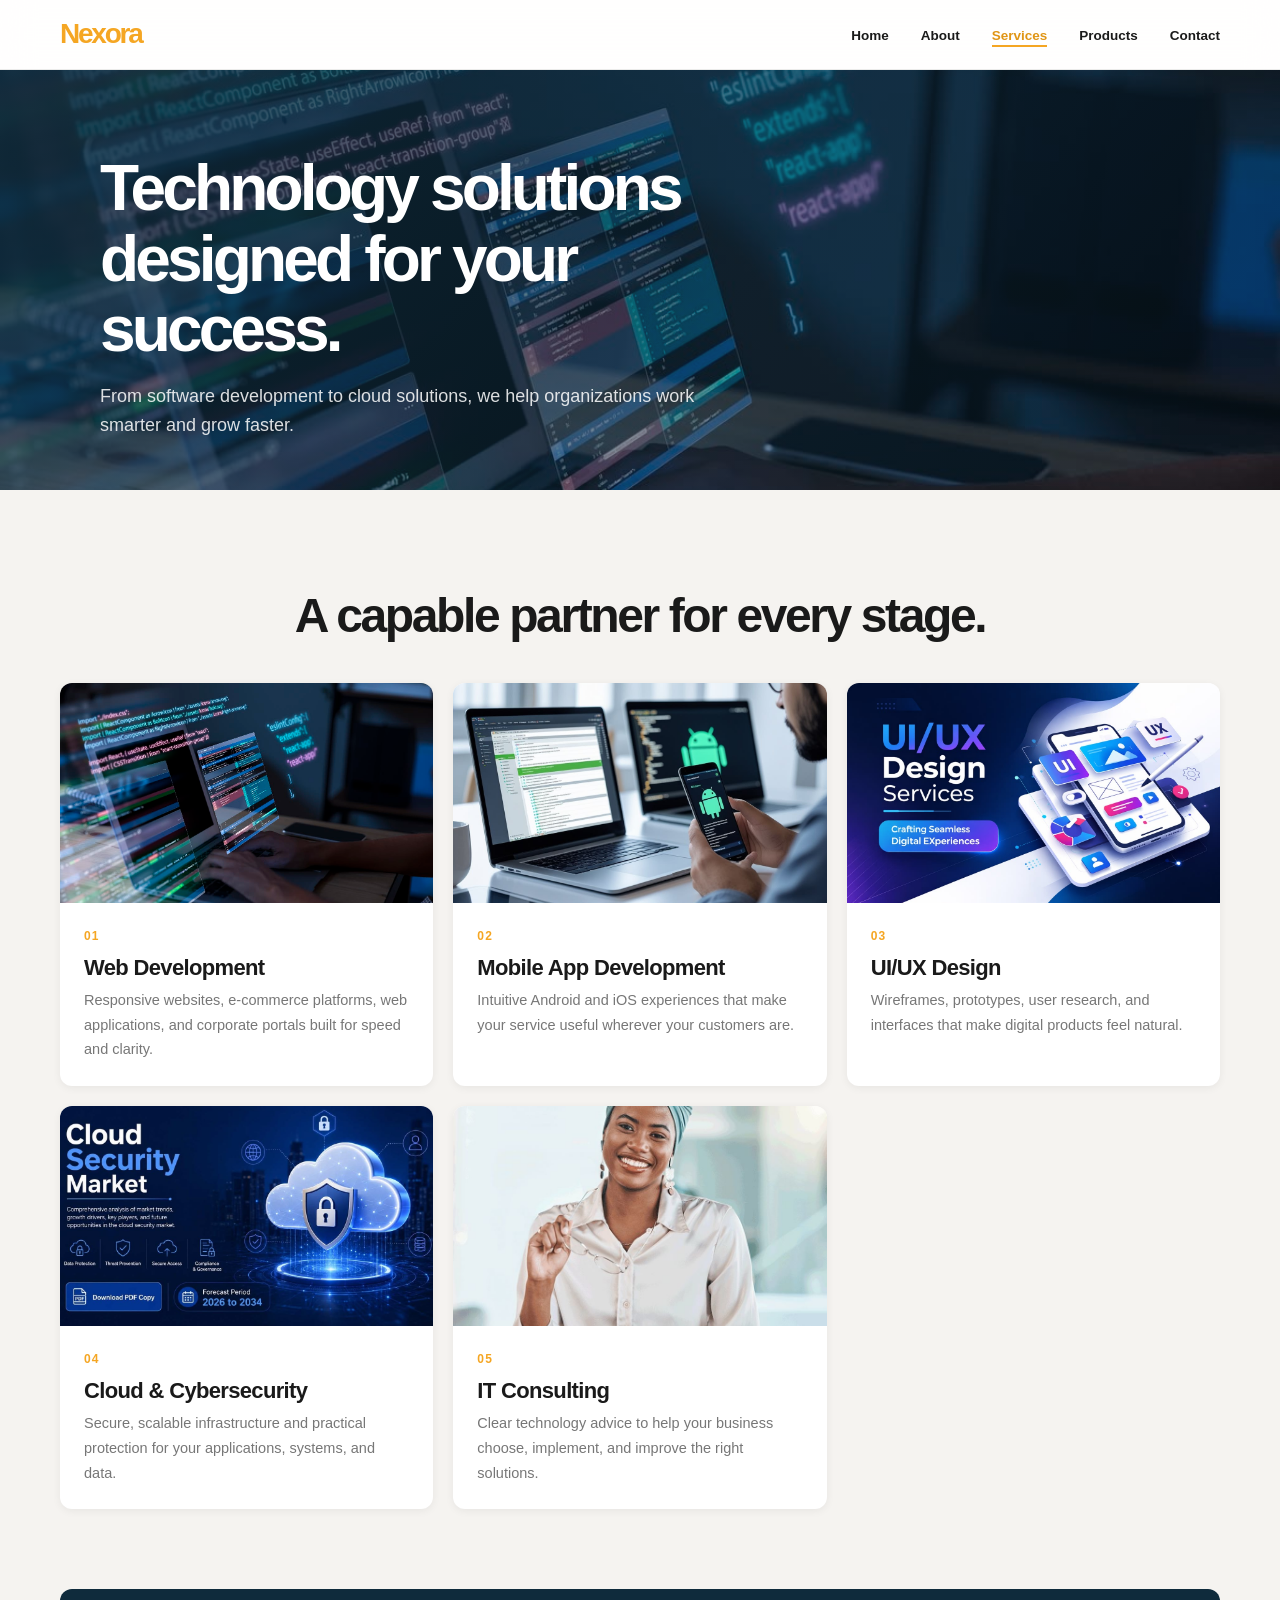
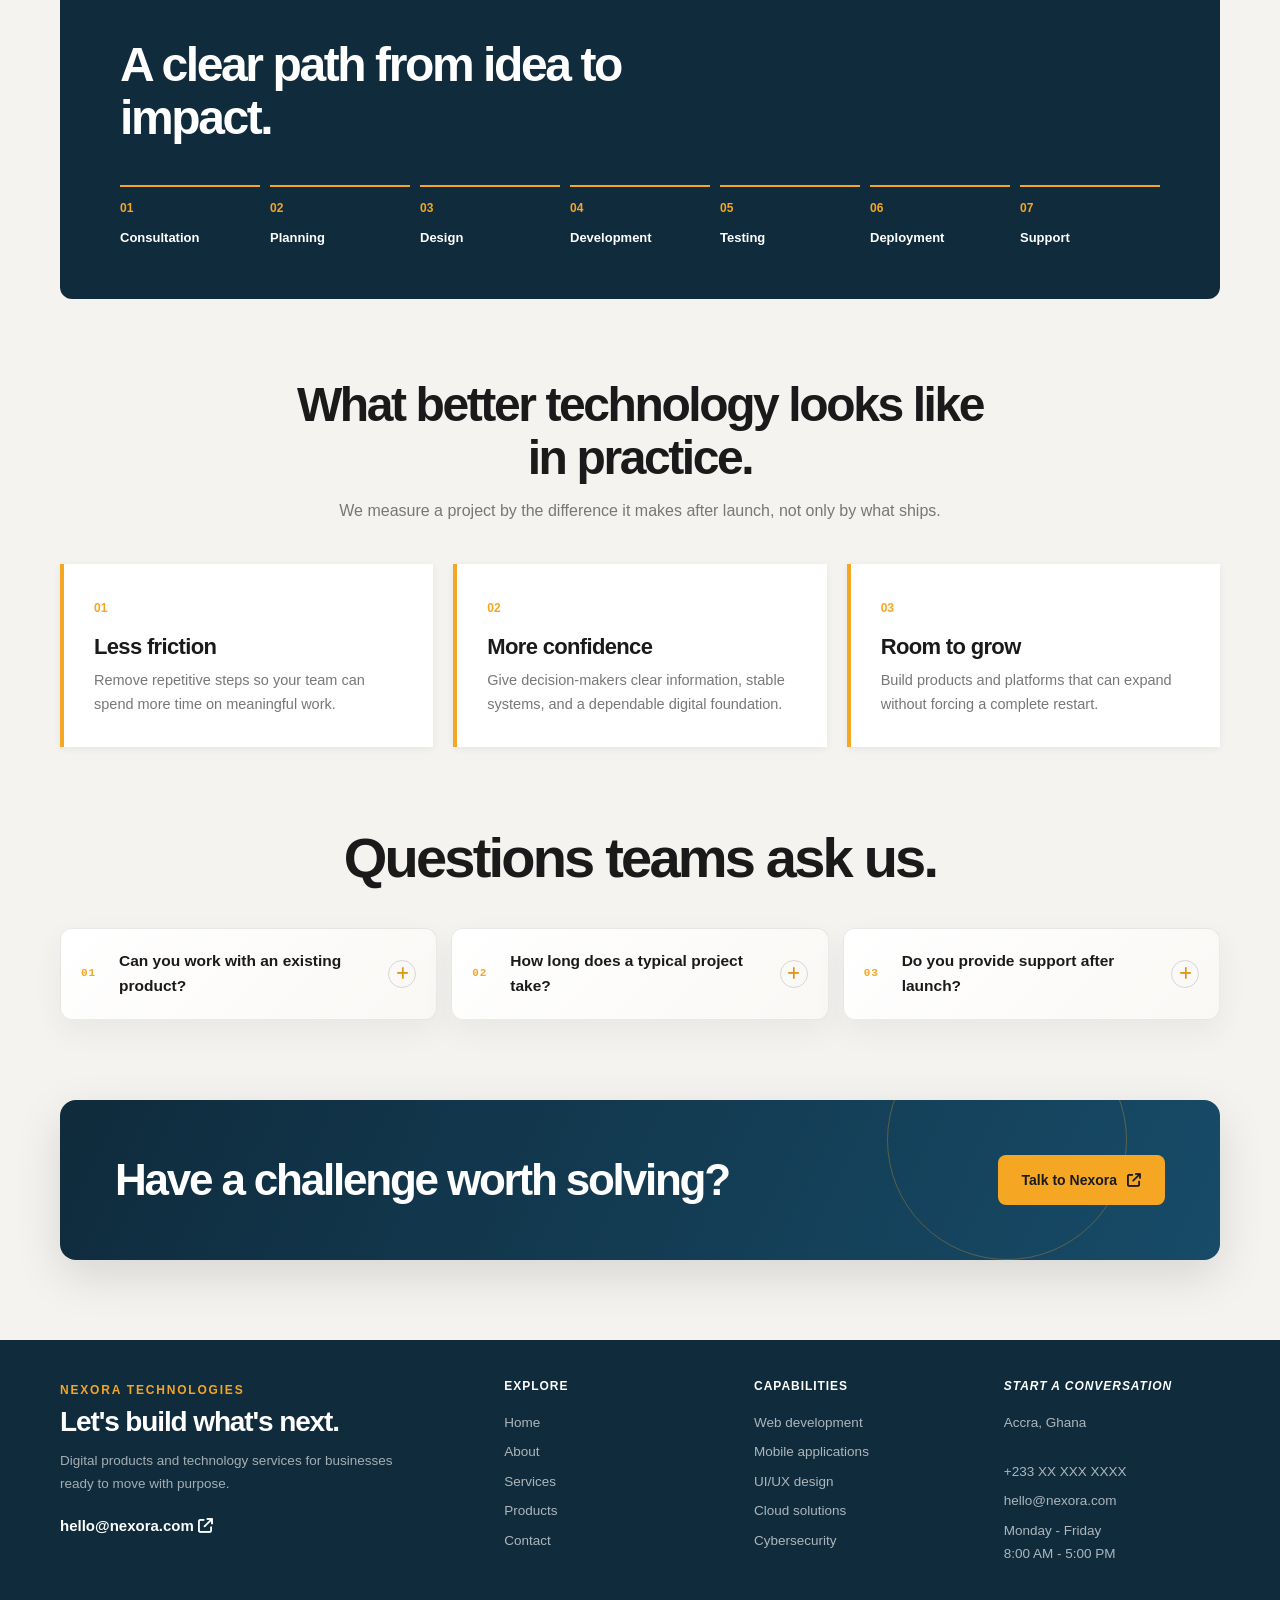
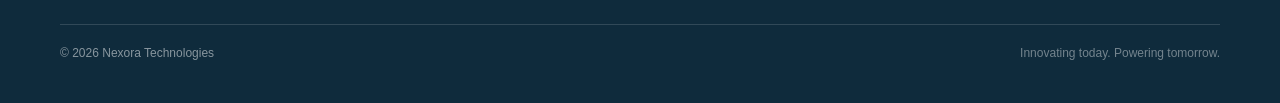
<file: services.html>
<!DOCTYPE html>
<html lang="en">
  <head>
    <meta charset="UTF-8" />
    <meta name="viewport" content="width=device-width, initial-scale=1.0" />
    <meta name="description" content="Explore Nexora's software, design, cloud, security, and consulting services." />
    <title>Services | Nexora Technologies</title>

    <link rel="stylesheet" href="css/variables.css" />
    <link rel="stylesheet" href="css/base.css" />
    <link rel="stylesheet" href="css/layout.css" />
    <link rel="stylesheet" href="css/components.css" />
    <link rel="stylesheet" href="css/utilities.css" />
    <link rel="stylesheet" href="css/services.css" />
    <link rel="stylesheet" href="https://cdnjs.cloudflare.com/ajax/libs/font-awesome/6.7.2/css/all.min.css" />
  </head>
  <body>

    <!-- Navigation -->
    <nav class="nav" aria-label="Main navigation">
      <a href="index.html" class="nav-brand" aria-label="Nexora home">Nexora</a>

      <ul class="nav-links" role="list">
        <li><a href="index.html">Home</a></li>
        <li><a href="about.html">About</a></li>
        <li><a href="services.html" aria-current="page">Services</a></li>
        <li><a href="products.html">Products</a></li>
        <li><a href="contact.html">Contact</a></li>
      </ul>

      <button
        type="button"
        class="nav-toggle"
        aria-label="Open menu"
        aria-expanded="false"
      >
        <i class="fa-solid fa-bars" aria-hidden="true"></i>
      </button>
    </nav>

    <!-- Mobile Menu -->
    <ul class="mobile-menu" id="mobile-menu" role="list">
      <li><a href="index.html">Home</a></li>
      <li><a href="about.html">About</a></li>
      <li><a href="services.html" aria-current="page">Services</a></li>
      <li><a href="products.html">Products</a></li>
      <li><a href="contact.html">Contact</a></li>
    </ul>

    <!-- Page Hero -->
    <header class="page-hero page-hero--services" id="top">
      <div>
        <h1>Technology solutions designed for your success.</h1>
        <p>
          From software development to cloud solutions, we help organizations
          work smarter and grow faster.
        </p>
      </div>
    </header>

    <!-- Main Content -->
    <main class="main">

      <!-- Services List -->
      <section class="section" aria-labelledby="services-list-title">
        <div class="section-header section-header--center">
          <h2 id="services-list-title">A capable partner for every stage.</h2>
        </div>

        <div class="service-detail-grid">
          <article class="card">
            <img class="card-image" src="img/webDev.JPG" alt="Web development workspace" />
            <div class="card-body">
              <span class="card-number">01</span>
              <h3>Web Development</h3>
              <p>Responsive websites, e-commerce platforms, web applications, and corporate portals built for speed and clarity.</p>
            </div>
          </article>

          <article class="card">
            <img class="card-image" src="img/mobileApp.JPG" alt="Mobile application design" />
            <div class="card-body">
              <span class="card-number">02</span>
              <h3>Mobile App Development</h3>
              <p>Intuitive Android and iOS experiences that make your service useful wherever your customers are.</p>
            </div>
          </article>

          <article class="card">
            <img class="card-image" src="img/UX.JPG" alt="User experience design" />
            <div class="card-body">
              <span class="card-number">03</span>
              <h3>UI/UX Design</h3>
              <p>Wireframes, prototypes, user research, and interfaces that make digital products feel natural.</p>
            </div>
          </article>

          <article class="card">
            <img class="card-image" src="img/cloudSecurity.JPG" alt="Cloud security solution" />
            <div class="card-body">
              <span class="card-number">04</span>
              <h3>Cloud &amp; Cybersecurity</h3>
              <p>Secure, scalable infrastructure and practical protection for your applications, systems, and data.</p>
            </div>
          </article>

          <article class="card">
            <img class="card-image" src="img/IMG_2267.JPG" alt="Technology consultation" />
            <div class="card-body">
              <span class="card-number">05</span>
              <h3>IT Consulting</h3>
              <p>Clear technology advice to help your business choose, implement, and improve the right solutions.</p>
            </div>
          </article>
        </div>
      </section>

      <!-- Process -->
      <section class="section">
        <div class="process-bar">
          <h2>A clear path from idea to impact.</h2>
          <ol class="process-steps">
            <li class="process-step"><strong>01</strong><span>Consultation</span></li>
            <li class="process-step"><strong>02</strong><span>Planning</span></li>
            <li class="process-step"><strong>03</strong><span>Design</span></li>
            <li class="process-step"><strong>04</strong><span>Development</span></li>
            <li class="process-step"><strong>05</strong><span>Testing</span></li>
            <li class="process-step"><strong>06</strong><span>Deployment</span></li>
            <li class="process-step"><strong>07</strong><span>Support</span></li>
          </ol>
        </div>
      </section>

      <!-- Outcomes -->
      <section class="section outcomes" aria-labelledby="outcomes-title">
        <div class="section-header section-header--center">
          <h2 id="outcomes-title">What better technology looks like in practice.</h2>
          <p>We measure a project by the difference it makes after launch, not only by what ships.</p>
        </div>

        <div class="outcome-grid">
          <article class="outcome-card">
            <strong>01</strong>
            <h3>Less friction</h3>
            <p>Remove repetitive steps so your team can spend more time on meaningful work.</p>
          </article>
          <article class="outcome-card">
            <strong>02</strong>
            <h3>More confidence</h3>
            <p>Give decision-makers clear information, stable systems, and a dependable digital foundation.</p>
          </article>
          <article class="outcome-card">
            <strong>03</strong>
            <h3>Room to grow</h3>
            <p>Build products and platforms that can expand without forcing a complete restart.</p>
          </article>
        </div>
      </section>

      <!-- FAQ -->
      <section class="section services-faq" aria-labelledby="faq-title">
        <div class="section-header section-header--center">
          <h2 id="faq-title">Questions teams ask us.</h2>
        </div>

        <div class="faq-grid">
          <details class="faq-item">
            <summary>Can you work with an existing product?</summary>
            <p>Yes. We can audit an existing experience, improve a specific workflow, or join an established team for a focused delivery phase.</p>
          </details>
          <details class="faq-item">
            <summary>How long does a typical project take?</summary>
            <p>The timeline depends on scope and complexity. We define a clear first milestone early so progress is visible from the beginning.</p>
          </details>
          <details class="faq-item">
            <summary>Do you provide support after launch?</summary>
            <p>Yes. We can continue with monitoring, improvements, security reviews, and a planned roadmap after the initial release.</p>
          </details>
        </div>
      </section>

      <!-- CTA -->
      <section class="page-cta" aria-labelledby="services-cta-title">
        <h2 id="services-cta-title">Have a challenge worth solving?</h2>
        <a class="btn btn-primary" href="contact.html">
          Talk to Nexora <span class="fa-solid fa-arrow-up-right-from-square" aria-hidden="true"></span>
        </a>
      </section>

    </main>

    <!-- Footer -->
    <footer class="footer">
      <div class="footer-inner">
        <div class="footer-grid">
          <div class="footer-intro">
            <p class="footer-brand">Nexora Technologies</p>
            <h3>Let's build what's next.</h3>
            <p>Digital products and technology services for businesses ready to move with purpose.</p>
            <a href="mailto:hello@nexora.com" class="footer-link">hello@nexora.com <span class="fa-solid fa-arrow-up-right-from-square" aria-hidden="true"></span>
            </a>
        </div>
          <nav class="footer-column" aria-label="Footer navigation">
            <h4>Explore</h4>
            <a href="index.html">Home</a>
            <a href="about.html">About</a>
            <a href="services.html">Services</a>
            <a href="products.html">Products</a>
            <a href="contact.html">Contact</a>
        </nav>
          <div class="footer-column">
            <h4>Capabilities</h4>
            <a href="services.html">Web development</a>
            <a href="services.html">Mobile applications</a>
            <a href="services.html">UI/UX design</a><a href="services.html">Cloud solutions</a>
            <a href="services.html">Cybersecurity</a>
        </div>
          <address class="footer-column footer-address">
            <h4>Start a conversation</h4>
            <p>Accra, Ghana</p>
            <a href="tel:+233000000000">+233 XX XXX XXXX</a>
            <a href="mailto:hello@nexora.com">hello@nexora.com</a>
            <p>Monday - Friday<br />8:00 AM - 5:00 PM</p>
        </address>
        </div>
        <div class="footer-bottom">
            <p class="footer-copy">&copy; <span class="copyright-year"></span> Nexora Technologies</p>
            <p class="footer-note">Innovating today. Powering tomorrow.</p>
        </div>
      </div>
    </footer>

    <script src="js/main.js"></script>
  </body>
</html>
</file>
<file: css/variables.css>
/* ============================================
   Design Tokens
   ============================================ */

:root {
  /* Brand */
  --brand: #f5a623;
  --brand-hover: #e09515;
  --brand-light: rgba(245, 166, 35, 0.1);

  /* Neutrals */
  --ink: #1a1a1a;
  --ink-soft: #4a4a4a;
  --ink-muted: #777;
  --surface: #ffffff;
  --surface-warm: #faf8f5;
  --bg: #f5f3f0;
  --bg-alt: #eeeae5;

  /* Accent */
  --navy: #0f2b3c;
  --navy-light: rgba(15, 43, 60, 0.05);

  /* Borders & Lines */
  --line: rgba(0, 0, 0, 0.08);
  --line-strong: rgba(0, 0, 0, 0.14);

  /* Shadows */
  --shadow-sm: 0 2px 8px rgba(0, 0, 0, 0.06);
  --shadow: 0 4px 20px rgba(0, 0, 0, 0.08);
  --shadow-md: 0 8px 30px rgba(0, 0, 0, 0.1);
  --shadow-lg: 0 16px 48px rgba(0, 0, 0, 0.12);

  /* Typography */
  --font: "Avenir Next", "Helvetica Neue", Arial, sans-serif;
  --font-mono: "SF Mono", "Fira Code", monospace;

  /* Spacing scale */
  --space-xs: 0.4rem;
  --space-sm: 0.8rem;
  --space-md: 1.6rem;
  --space-lg: 2.4rem;
  --space-xl: 4rem;
  --space-2xl: 6rem;
  --space-3xl: 8rem;

  /* Radius */
  --radius-sm: 0.4rem;
  --radius: 0.8rem;
  --radius-md: 1.2rem;
  --radius-lg: 1.6rem;
  --radius-pill: 99rem;

  /* Transitions */
  --ease: cubic-bezier(0.25, 0.1, 0.25, 1);
  --duration: 0.25s;
  --duration-slow: 0.4s;

  /* Layout */
  --max-width: 120rem;
  --nav-height: 7rem;
}
</file>
<file: css/base.css>
/* ============================================
   Base Reset & Typography
   ============================================ */

*,
*::before,
*::after {
  box-sizing: border-box;
  margin: 0;
  padding: 0;
}

html {
  font-size: 62.5%;
  scroll-behavior: smooth;
}

body {
  font-family: var(--font);
  font-size: 1.6rem;
  line-height: 1.6;
  color: var(--ink);
  background: var(--bg);
  overflow-x: hidden;
  -webkit-font-smoothing: antialiased;
  -moz-osx-font-smoothing: grayscale;
}

img {
  display: block;
  max-width: 100%;
  height: auto;
}

a {
  color: inherit;
  text-decoration: none;
  transition: color var(--duration) var(--ease);
}

ul,
ol {
  list-style: none;
}

button,
input,
textarea,
select {
  font: inherit;
  color: inherit;
}

button {
  cursor: pointer;
  border: none;
  background: none;
}

h1, h2, h3, h4, h5, h6 {
  font-family: var(--font);
  line-height: 1.1;
  letter-spacing: -0.03em;
  font-weight: 800;
}

p {
  line-height: 1.7;
}

::selection {
  background: var(--brand);
  color: var(--ink);
}

@media (prefers-reduced-motion: reduce) {
  *,
  *::before,
  *::after {
    animation-duration: 0.01ms !important;
    animation-iteration-count: 1 !important;
    transition-duration: 0.01ms !important;
    scroll-behavior: auto !important;
  }
}
</file>
<file: css/layout.css>
/* ============================================
   Layout: Navigation, Footer, Containers
   ============================================ */

/* --- Container --- */

.container {
  width: min(var(--max-width), 100%);
  margin: 0 auto;
  padding: 0 clamp(2rem, 5vw, 6rem);
}

/* --- Navigation --- */

.nav {
  position: sticky;
  top: 0;
  z-index: 100;
  display: flex;
  align-items: center;
  justify-content: space-between;
  padding: 0 clamp(2rem, 5vw, 6rem);
  height: var(--nav-height);
  background: rgba(255, 255, 255, 0.92);
  -webkit-backdrop-filter: blur(16px);
  backdrop-filter: blur(16px);
  border-bottom: 1px solid var(--line);
}

.nav-brand {
  font-size: 2.8rem;
  font-weight: 800;
  letter-spacing: -0.08em;
  color: var(--brand);
  transition: transform var(--duration) var(--ease);
}

.nav-brand:hover {
  transform: scale(1.03);
}

.nav-links {
  display: flex;
  align-items: center;
  gap: 3.2rem;
}

.nav-links a {
  position: relative;
  font-size: 1.35rem;
  font-weight: 700;
  color: var(--ink);
  transition: color var(--duration) var(--ease);
}

.nav-links a::after {
  content: "";
  position: absolute;
  left: 0;
  bottom: -0.4rem;
  width: 100%;
  height: 2px;
  background: var(--brand);
  transform: scaleX(0);
  transform-origin: center;
  transition: transform var(--duration) var(--ease);
}

.nav-links a:hover,
.nav-links a[aria-current="page"] {
  color: var(--brand-hover);
}

.nav-links a:hover::after,
.nav-links a[aria-current="page"]::after {
  transform: scaleX(1);
}

.nav-toggle {
  display: none;
  align-items: center;
  justify-content: center;
  width: 4.4rem;
  height: 4.4rem;
  border-radius: 50%;
  background: var(--brand-light);
  transition: background var(--duration) var(--ease);
}

.nav-toggle:hover {
  background: rgba(245, 166, 35, 0.18);
}

.nav-toggle .fa-bars {
  font-size: 2.2rem;
  color: var(--ink);
}

/* Mobile menu */

.mobile-menu {
  position: fixed;
  top: calc(var(--nav-height) + 1rem);
  right: 1.5rem;
  z-index: 90;
  display: flex;
  flex-direction: column;
  gap: 0.4rem;
  width: min(28rem, calc(100vw - 3rem));
  padding: 1.2rem;
  background: var(--surface);
  border-radius: var(--radius-md);
  box-shadow: var(--shadow-lg);
  border: 1px solid var(--line);
  opacity: 0;
  pointer-events: none;
  transform: translateY(-8px) scale(0.97);
  transition: opacity var(--duration) var(--ease),
              transform var(--duration) var(--ease);
}

.mobile-menu.is-open {
  opacity: 1;
  pointer-events: auto;
  transform: translateY(0) scale(1);
}

.mobile-menu a {
  display: block;
  padding: 1rem 1.4rem;
  font-size: 1.5rem;
  font-weight: 700;
  border-radius: var(--radius-sm);
  transition: background var(--duration) var(--ease),
              color var(--duration) var(--ease);
}

.mobile-menu a:hover {
  background: var(--brand-light);
  color: var(--brand-hover);
}

/* --- Page Hero --- */

.page-hero {
  display: flex;
  align-items: flex-end;
  min-height: 44rem;
  padding: 8rem clamp(2rem, 8vw, 10rem) 5rem;
  background: linear-gradient(135deg, rgba(15, 43, 60, 0.92), rgba(15, 43, 60, 0.6)),
              url("../img/5F426E96-EE43-407A-B413-315DC5DEE3C2.PNG") center / cover no-repeat;
  color: #fff;
}

.page-hero h1 {
  max-width: 80rem;
  margin-bottom: 1.8rem;
  font-size: clamp(3.6rem, 6.5vw, 7rem);
  letter-spacing: -0.06em;
}

.page-hero p {
  max-width: 60rem;
  color: rgba(255, 255, 255, 0.85);
  font-size: 1.8rem;
  line-height: 1.6;
}

/* Page-specific hero directions */

.page-hero--about {
  min-height: 50rem;
  align-items: center;
  background:
    linear-gradient(90deg, rgba(15, 43, 60, 0.94), rgba(15, 43, 60, 0.35)),
    url("../img/IMG_2263.JPG") 58% center / cover no-repeat;
}

.page-hero--about > div {
  max-width: 72rem;
  padding-left: clamp(1rem, 3vw, 4rem);
  border-left: 0.5rem solid var(--brand);
}

.page-hero--services {
  min-height: 42rem;
  align-items: flex-end;
  background:
    linear-gradient(135deg, rgba(15, 43, 60, 0.9), rgba(15, 43, 60, 0.28)),
    url("../img/webDev.JPG") center 42% / cover no-repeat;
}

.page-hero--services h1 {
  max-width: 68rem;
  font-size: clamp(3.6rem, 5.6vw, 6.4rem);
}

.page-hero--products {
  min-height: 46rem;
  align-items: center;
  justify-content: flex-end;
  text-align: right;
  background:
    linear-gradient(270deg, rgba(15, 43, 60, 0.94), rgba(15, 43, 60, 0.3)),
    url("../img/cloud.JPG") center / cover no-repeat;
}

.page-hero--products > div {
  max-width: 68rem;
}

.page-hero--products p {
  margin-left: auto;
}

.page-hero--contact {
  min-height: 38rem;
  align-items: flex-end;
  background:
    linear-gradient(180deg, rgba(15, 43, 60, 0.25), rgba(15, 43, 60, 0.94)),
    url("../img/IMG_2280.JPG") center / cover no-repeat;
}

.page-hero--contact h1 {
  max-width: 62rem;
  color: var(--brand);
}

/* --- Main Content --- */

.main {
  padding: var(--space-3xl) clamp(2rem, 5vw, 6rem);
}

.main > .section,
.main > .page-cta {
  width: min(var(--max-width), 100%);
  margin-left: auto;
  margin-right: auto;
}

.main > .section + .section {
  margin-top: var(--space-3xl);
}

/* --- Section --- */

.section {
  width: min(var(--max-width), 100%);
  margin: 0 auto;
}

.section + .section {
  margin-top: var(--space-3xl);
}

.section-header {
  max-width: 72rem;
  margin-bottom: var(--space-xl);
}

.section-header h2 {
  margin-bottom: 1.2rem;
  font-size: clamp(2.8rem, 4.5vw, 4.8rem);
  letter-spacing: -0.05em;
  margin-top: 2rem;
}

.section-header p {
  color: var(--ink-muted);
  font-size: 1.6rem;
}

.section-header--center {
  text-align: center;
  margin-left: auto;
  margin-right: auto;
}

/* --- Footer --- */

.footer {
  padding: var(--space-xl) clamp(2rem, 5vw, 6rem);
  background: var(--navy);
  color: #fff;
}

.footer-inner {
  width: min(var(--max-width), 100%);
  margin: 0 auto;
}

.footer-grid {
  display: grid;
  grid-template-columns: minmax(24rem, 1.7fr) repeat(2, minmax(13rem, 0.8fr)) minmax(18rem, 1fr);
  gap: clamp(3rem, 6vw, 8rem);
  padding-bottom: var(--space-xl);
  border-bottom: 1px solid rgba(255, 255, 255, 0.14);
}

.footer-intro {
  max-width: 34rem;
}

.footer-intro h3 {
  margin-bottom: 1.2rem;
  font-size: clamp(2.2rem, 3vw, 3.2rem);
}

.footer-intro > p:not(.footer-brand),
.footer-address p {
  margin-bottom: 1.8rem;
  color: rgba(255, 255, 255, 0.62);
  font-size: 1.35rem;
}

.footer-column {
  display: flex;
  align-items: flex-start;
  flex-direction: column;
  gap: 0.8rem;
}

.footer-column h4 {
  margin-bottom: 1rem;
  color: #fff;
  font-size: 1.2rem;
  letter-spacing: 0.08em;
  text-transform: uppercase;
}

.footer-column a,
.footer-column p {
  color: rgba(255, 255, 255, 0.66);
  font-size: 1.35rem;
  font-style: normal;
}

.footer-column a:hover,
.footer-column a:focus-visible,
.footer-intro .footer-link:hover,
.footer-intro .footer-link:focus-visible {
  color: var(--brand);
}

.footer-bottom {
  display: flex;
  align-items: center;
  justify-content: space-between;
  gap: 2rem;
  padding-top: 1.8rem;
}

.footer-brand {
  color: var(--brand);
  font-size: 1.2rem;
  font-weight: 800;
  letter-spacing: 0.15em;
  text-transform: uppercase;
  margin-bottom: 0.6rem;
}

.footer h3 {
  font-size: clamp(2rem, 3vw, 2.8rem);
  letter-spacing: -0.04em;
}

.footer-copy {
  margin: 0;
  color: rgba(255, 255, 255, 0.5);
  font-size: 1.2rem;
}

.footer-note {
  color: rgba(255, 255, 255, 0.42);
  font-size: 1.2rem;
}

.footer-link {
  font-weight: 700;
  font-size: 1.5rem;
  transition: color var(--duration) var(--ease);
}

.footer-link:hover {
  color: var(--brand);
}

/* --- Responsive --- */

@media (max-width: 64rem) {
  html {
    font-size: 56.25%;
  }

  .nav-links {
    display: none;
  }

  .nav-toggle {
    display: flex;
  }
}

@media (max-width: 48rem) {
  .page-hero {
    min-height: 36rem;
    padding: 6rem 2rem 4rem;
  }

  .footer-inner {
    width: 100%;
  }

  .footer-grid {
    grid-template-columns: repeat(2, minmax(0, 1fr));
  }

  .footer-intro {
    grid-column: 1 / -1;
  }

  .footer-bottom {
    align-items: flex-start;
    flex-direction: column;
  }
}

@media (max-width: 30rem) {
  .footer-grid {
    grid-template-columns: 1fr;
  }
}
</file>
<file: css/components.css>
/* ============================================
   Components: Buttons, Cards, Forms, etc.
   ============================================ */

/* --- Buttons --- */

.btn {
  display: inline-flex;
  align-items: center;
  justify-content: center;
  gap: 1rem;
  padding: 1.4rem 2.4rem;
  font-size: 1.4rem;
  font-weight: 800;
  border-radius: var(--radius);
  border: none;
  cursor: pointer;
  transition: transform var(--duration) var(--ease),
              box-shadow var(--duration) var(--ease),
              background var(--duration) var(--ease);
}

.btn:active {
  transform: translateY(0) scale(0.98);
}

.btn-primary {
  background: var(--brand);
  color: var(--ink);
}

.btn-primary:hover {
  background: var(--brand-hover);
  transform: translateY(-2px);
  box-shadow: 0 8px 24px rgba(245, 166, 35, 0.25);
}

.btn-secondary {
  background: rgba(255, 255, 255, 0.1);
  color: #fff;
  border: 1px solid rgba(255, 255, 255, 0.25);
}

.btn-secondary:hover {
  background: rgba(255, 255, 255, 0.18);
  transform: translateY(-2px);
  box-shadow: 0 8px 24px rgba(255, 255, 255, 0.08);
}

.btn-group {
  display: flex;
  align-items: center;
  flex-wrap: wrap;
  gap: 1.6rem;
}

.text-link {
  display: inline-flex;
  align-items: center;
  gap: 0.6rem;
  font-weight: 800;
  color: var(--brand-hover);
  transition: color var(--duration) var(--ease);
}

.text-link .fa-arrow-right {
  transition: transform var(--duration) var(--ease);
}

.text-link:hover .fa-arrow-right {
  transform: translateX(4px);
}

.text-button {
  display: inline-flex;
  align-items: center;
  gap: 0.6rem;
  padding: 0;
  font-weight: 800;
  color: var(--brand-hover);
  background: transparent;
  transition: color var(--duration) var(--ease);
}

.text-button:hover {
  color: var(--brand);
}

/* --- Cards --- */

.card {
  background: var(--surface);
  border-radius: var(--radius-md);
  overflow: hidden;
  box-shadow: var(--shadow-sm);
  transition: transform var(--duration-slow) var(--ease),
              box-shadow var(--duration-slow) var(--ease);
}

.card:hover {
  transform: translateY(-4px);
  box-shadow: var(--shadow-md);
}

.card-image {
  width: 100%;
  height: 22rem;
  object-fit: cover;
}

.card-body {
  display: flex;
  flex: 1;
  flex-direction: column;
  padding: 2.4rem;
}

.card-number {
  display: block;
  margin-bottom: 1rem;
  color: var(--brand);
  font-size: 1.2rem;
  font-weight: 800;
  letter-spacing: 0.1em;
}

.card h3 {
  margin-bottom: 0.8rem;
  font-size: 2.2rem;
  letter-spacing: -0.03em;
}

.card p {
  color: var(--ink-muted);
  font-size: 1.45rem;
}

.card-body .text-link,
.card-body .text-button {
  margin-top: auto;
  padding-top: 2rem;
}

/* Numbered card (homepage) */

.card-numbered {
  position: relative;
  background: var(--surface);
  border-top: 0.4rem solid var(--brand);
  border-radius: var(--radius);
  padding: 2.8rem 2.4rem;
  box-shadow: var(--shadow-sm);
  transition: transform var(--duration-slow) var(--ease),
              box-shadow var(--duration-slow) var(--ease),
              border-color var(--duration) var(--ease);
}

.card-numbered:hover {
  transform: translateY(-6px);
  box-shadow: var(--shadow-md);
  border-top-color: var(--brand-hover);
}

.card-numbered .card-number {
  margin-bottom: 3.5rem;
}

.card-numbered h3 {
  margin-bottom: 0.8rem;
  font-size: 2rem;
}

.card-numbered p {
  color: var(--ink-muted);
  font-size: 1.4rem;
  line-height: 1.7;
}

/* --- Kicker --- */

.kicker {
  display: block;
  margin-bottom: 0.8rem;
  color: var(--brand-hover);
  font-size: 1.1rem;
  font-weight: 800;
  letter-spacing: 0.12em;
  text-transform: uppercase;
}

/* --- Grid layouts --- */

.grid-2 {
  display: grid;
  grid-template-columns: repeat(2, 1fr);
  gap: 2rem;
}

.grid-3 {
  display: grid;
  grid-template-columns: repeat(3, 1fr);
  gap: 2rem;
}

.grid-4 {
  display: grid;
  grid-template-columns: repeat(4, 1fr);
  gap: 2rem;
}

/* --- Split layout --- */

.split {
  display: grid;
  grid-template-columns: 1fr 1fr;
  align-items: center;
  gap: clamp(3rem, 8vw, 8rem);
}

.split-image {
  width: 100%;
  height: 46rem;
  object-fit: cover;
  border-radius: var(--radius-lg);
  box-shadow: var(--shadow);
}

/* --- Filter pills --- */

.filter-row {
  display: flex;
  flex-wrap: wrap;
  gap: 0.8rem;
  margin-top: 2.4rem;
}

.filter-btn {
  padding: 0.8rem 1.6rem;
  border: 1px solid var(--line-strong);
  border-radius: var(--radius-pill);
  background: transparent;
  color: var(--ink);
  font-size: 1.3rem;
  font-weight: 700;
  transition: background var(--duration) var(--ease),
              border-color var(--duration) var(--ease),
              color var(--duration) var(--ease);
}

.filter-btn:hover,
.filter-btn.is-active {
  background: var(--brand);
  border-color: var(--brand);
  color: var(--ink);
}

/* --- Modal --- */

.modal {
  position: fixed;
  inset: 0;
  margin: auto;
  max-height: min(58rem, calc(100vh - 4rem));
  overflow: auto;
  width: min(52rem, calc(100% - 3rem));
  padding: 4rem;
  border: none;
  border-radius: var(--radius-md);
  box-shadow: var(--shadow-lg);
  color: var(--ink);
  animation: modal-enter 0.3s var(--ease) both;
}

.modal::backdrop {
  background: rgba(15, 43, 60, 0.6);
}

.modal-close {
  position: absolute;
  top: 1.2rem;
  right: 1.6rem;
  width: 3.6rem;
  height: 3.6rem;
  display: flex;
  align-items: center;
  justify-content: center;
  border-radius: 50%;
  font-size: 2.4rem;
  transition: background var(--duration) var(--ease);
}

.modal-close:hover {
  background: var(--bg-alt);
}

@keyframes modal-enter {
  from {
    opacity: 0;
    transform: translateY(1.6rem) scale(0.97);
  }
  to {
    opacity: 1;
    transform: translateY(0) scale(1);
  }
}

/* --- Table (product suite) --- */

.data-table {
  overflow: hidden;
  background: var(--surface);
  border: 1px solid var(--line);
  border-radius: var(--radius);
  box-shadow: var(--shadow-sm);
}

.table-row {
  display: grid;
  grid-template-columns: 2fr repeat(4, 1fr);
  border-bottom: 1px solid var(--line);
}

.table-row:last-child {
  border-bottom: none;
}

.table-row > * {
  padding: 1.4rem 1.6rem;
  border-right: 1px solid var(--line);
  font-size: 1.4rem;
}

.table-row > *:last-child {
  border-right: none;
}

.table-head {
  background: var(--navy);
  color: #fff;
  font-weight: 800;
}

.table-row span:not(:first-child),
.table-row strong:not(:first-child) {
  text-align: center;
}

.table-row span:not(:first-child) {
  color: #28734d;
  font-weight: 800;
}

/* --- FAQ --- */

.faq-item {
  position: relative;
  padding: 0;
  background: linear-gradient(135deg, #ffffff 0%, #faf8f5 100%);
  border: 1px solid var(--line);
  border-radius: var(--radius-md);
  box-shadow: 0 1.2rem 3rem rgba(15, 43, 60, 0.06);
  overflow: hidden;
  transition: transform var(--duration-slow) var(--ease),
              border-color var(--duration-slow) var(--ease),
              box-shadow var(--duration-slow) var(--ease);
}

.faq-item:hover {
  transform: translateY(-4px);
  border-color: rgba(245, 166, 35, 0.55);
  box-shadow: 0 1.8rem 4rem rgba(15, 43, 60, 0.12);
}

.faq-item summary {
  position: relative;
  display: flex;
  align-items: center;
  min-height: 8.4rem;
  padding: 2rem 6.5rem 2rem 5.8rem;
  cursor: pointer;
  color: var(--ink);
  font-size: 1.55rem;
  font-weight: 800;
  list-style: none;
  transition: color var(--duration) var(--ease), background var(--duration) var(--ease);
}

.faq-item summary::-webkit-details-marker {
  display: none;
}

.faq-item summary::before {
  position: absolute;
  left: 2rem;
  color: var(--brand);
  content: "0" counter(faq-item);
  font-family: var(--font-mono);
  font-size: 1.1rem;
  font-weight: 800;
  letter-spacing: 0.08em;
}

.faq-grid {
  counter-reset: faq-item;
}

.faq-item {
  counter-increment: faq-item;
}

.faq-item summary::after {
  position: absolute;
  right: 2rem;
  display: grid;
  width: 2.8rem;
  height: 2.8rem;
  place-items: center;
  border: 1px solid var(--line-strong);
  border-radius: 50%;
  color: var(--brand-hover);
  content: "\2b";
  font-family: "Font Awesome 6 Free";
  font-size: 1.4rem;
  font-weight: 900;
  line-height: 1;
  transition: transform var(--duration) var(--ease), background var(--duration) var(--ease), color var(--duration) var(--ease);
}

.faq-item[open] {
  border-color: rgba(245, 166, 35, 0.65);
  box-shadow: 0 2rem 4.5rem rgba(15, 43, 60, 0.14);
}

.faq-item[open] summary {
  background: var(--navy);
  color: #fff;
}

.faq-item[open] summary::after {
  background: var(--brand);
  border-color: var(--brand);
  color: var(--ink);
  content: "\f068";
  transform: rotate(180deg);
}

.faq-item p {
  margin: 0;
  padding: 2rem 5.8rem 2.4rem;
  color: var(--ink-muted);
  font-size: 1.45rem;
  line-height: 1.75;
}

/* --- Process steps --- */

.process-bar {
  padding: 5rem clamp(2rem, 5vw, 6rem);
  background: var(--navy);
  color: #fff;
  border-radius: var(--radius-md);
}

.process-bar h2 {
  max-width: 60rem;
  margin-bottom: 4rem;
  font-size: clamp(2.8rem, 4.5vw, 4.8rem);
  letter-spacing: -0.05em;
}

.process-steps {
  display: grid;
  grid-template-columns: repeat(7, 1fr);
  gap: 1rem;
}

.process-step {
  display: flex;
  flex-direction: column;
  gap: 1rem;
  padding-top: 1.2rem;
  border-top: 2px solid var(--brand);
}

.process-step strong {
  color: var(--brand);
  font-size: 1.2rem;
}

.process-step span {
  font-size: 1.3rem;
  font-weight: 600;
}

/* --- CTA banner --- */

.cta-banner {
  display: flex;
  align-items: center;
  justify-content: space-between;
  gap: 3rem;
  padding: clamp(3rem, 5vw, 5rem);
  background: var(--navy);
  color: #fff;
  border-radius: var(--radius-md);
}

.cta-banner h2 {
  max-width: 70rem;
  font-size: clamp(2.6rem, 4vw, 4.4rem);
  letter-spacing: -0.05em;
}

/* --- Page CTA (inline) --- */

.page-cta {
  position: relative;
  overflow: hidden;
  display: flex;
  align-items: center;
  justify-content: space-between;
  gap: 3rem;
  padding: clamp(3rem, 5vw, 5.5rem);
  margin-top: var(--space-3xl);
  border-radius: var(--radius-lg);
  background: linear-gradient(115deg, var(--navy), #174b68);
  box-shadow: var(--shadow-lg);
  color: #fff;
}

.page-cta::after {
  position: absolute;
  top: -8rem;
  right: 8%;
  width: 24rem;
  height: 24rem;
  border: 1px solid rgba(245, 166, 35, 0.3);
  border-radius: 50%;
  content: "";
  pointer-events: none;
}

.page-cta h2 {
  position: relative;
  z-index: 1;
  font-size: clamp(2.6rem, 4vw, 4.4rem);
  letter-spacing: -0.05em;
}

.page-cta .btn {
  position: relative;
  z-index: 1;
  flex: 0 0 auto;
}

/* --- Form --- */

.form {
  display: grid;
  gap: 1.5rem;
  padding: 3rem;
  background: var(--surface);
  border-radius: var(--radius-md);
  box-shadow: var(--shadow);
}

.form-header {
  margin-bottom: 0.8rem;
}

.form-header h2 {
  margin-bottom: 0.5rem;
  font-size: 2.6rem;
  letter-spacing: -0.03em;
}

.form-header p {
  color: var(--ink-muted);
  font-size: 1.35rem;
}

.form-group {
  display: grid;
  gap: 0.6rem;
}

.form-label {
  font-size: 1.3rem;
  font-weight: 800;
}

.form-label .optional {
  color: var(--ink-muted);
  font-weight: 400;
}

.form-input,
.form-textarea {
  width: 100%;
  padding: 1.2rem 1.4rem;
  border: 1px solid var(--line-strong);
  border-radius: var(--radius-sm);
  background: var(--surface-warm);
  font-size: 1.5rem;
  transition: border-color var(--duration) var(--ease),
              box-shadow var(--duration) var(--ease);
}

.form-input:focus,
.form-textarea:focus {
  outline: none;
  border-color: var(--brand);
  box-shadow: 0 0 0 3px var(--brand-light);
}

.form-input[aria-invalid="true"],
.form-textarea[aria-invalid="true"] {
  border-color: #c6483d;
  box-shadow: 0 0 0 3px rgba(198, 72, 61, 0.1);
}

.form-textarea {
  resize: vertical;
  min-height: 12rem;
}

.form-error {
  min-height: 1.8rem;
  color: #b53b32;
  font-size: 1.2rem;
  font-weight: 500;
}

.form-status {
  min-height: 2rem;
  font-size: 1.3rem;
}

.form-status.is-success {
  color: #28734d;
}

.form-status.is-error {
  color: #b53b32;
}

/* --- Contact grid --- */

.contact-grid {
  display: grid;
  grid-template-columns: 1fr 1.2fr;
  align-items: start;
  gap: clamp(3rem, 8vw, 8rem);
}

.contact-info h2 {
  max-width: 55rem;
  margin-bottom: 1.6rem;
  font-size: clamp(2.8rem, 4.5vw, 4.8rem);
  letter-spacing: -0.05em;
}

.contact-info > p {
  color: var(--ink-muted);
  font-size: 1.6rem;
}

.contact-details {
  display: grid;
  grid-template-columns: repeat(2, 1fr);
  gap: 2rem;
  margin-top: 3.5rem;
}

.contact-details dt {
  margin-bottom: 0.4rem;
  color: var(--brand-hover);
  font-size: 1.1rem;
  font-weight: 800;
  letter-spacing: 0.12em;
  text-transform: uppercase;
}

.contact-details dd {
  font-size: 1.5rem;
}

.contact-details dd a:hover {
  color: var(--brand);
}

/* --- Expectations --- */

.expectations {
  margin-bottom: var(--space-3xl);
}

.expectation-cards {
  display: grid;
  grid-template-columns: repeat(3, 1fr);
  gap: 2rem;
}

.expectation-card {
  padding: 2.8rem;
  background: var(--surface);
  border-top: 0.3rem solid var(--brand);
  box-shadow: var(--shadow-sm);
  transition: transform var(--duration-slow) var(--ease),
              box-shadow var(--duration-slow) var(--ease);
}

.expectation-card:hover {
  transform: translateY(-4px);
  box-shadow: var(--shadow);
}

.expectation-card strong {
  color: var(--brand);
  font-size: 1.2rem;
}

.expectation-card h3 {
  margin: 1.6rem 0 0.8rem;
  font-size: 2rem;
}

.expectation-card p {
  color: var(--ink-muted);
  font-size: 1.4rem;
}

/* --- Location panel --- */

.location-panel {
  display: grid;
  grid-template-columns: 0.75fr 1.25fr;
  align-items: center;
  gap: 4rem;
  padding-top: var(--space-xl);
  border-top: 1px solid var(--line);
}

.location-panel h2 {
  margin-bottom: 0.8rem;
  font-size: 3.6rem;
  letter-spacing: -0.04em;
}

.location-panel p {
  color: var(--ink-muted);
  font-size: 1.6rem;
}

.location-panel img {
  width: 100%;
  height: 30rem;
  object-fit: cover;
  border-radius: var(--radius);
  box-shadow: var(--shadow);
}

/* --- Responsive --- */

@media (max-width: 64rem) {
  .grid-3,
  .grid-4 {
    grid-template-columns: repeat(2, 1fr);
  }

  .process-steps {
    grid-template-columns: repeat(4, 1fr);
  }

  .split,
  .contact-grid,
  .location-panel {
    grid-template-columns: 1fr;
  }
}

@media (max-width: 48rem) {
  .grid-2,
  .grid-3,
  .grid-4 {
    grid-template-columns: 1fr;
  }

  .btn-group {
    flex-direction: column;
  }

  .btn {
    width: 100%;
    max-width: 28rem;
  }

  .cta-banner,
  .page-cta {
    flex-direction: column;
    align-items: flex-start;
  }

  .page-cta .btn {
    width: auto;
  }

  .process-steps {
    grid-template-columns: repeat(2, 1fr);
  }

  .expectation-cards {
    grid-template-columns: 1fr;
  }

  .contact-details {
    grid-template-columns: 1fr;
  }
}
</file>
<file: css/utilities.css>
/* ============================================
   Utilities
   ============================================ */

.sr-only {
  position: absolute;
  width: 1px;
  height: 1px;
  padding: 0;
  margin: -1px;
  overflow: hidden;
  clip: rect(0, 0, 0, 0);
  white-space: nowrap;
  border: 0;
}

.text-center {
  text-align: center;
}

.is-hidden {
  display: none;
}

/* Scroll reveal */

.reveal {
  opacity: 0;
  transform: translateY(2.4rem);
  transition: opacity 0.7s var(--ease), transform 0.7s var(--ease);
}

.reveal.is-visible {
  opacity: 1;
  transform: translateY(0);
}
</file>
<file: css/home.css>
/* ============================================
   Home Page
   ============================================ */

/* --- Premium home direction --- */

.home-page .hero {
  min-height: min(70rem, calc(100vh - var(--nav-height)));
  background:
    linear-gradient(100deg, rgba(10, 28, 40, 0.94), rgba(15, 43, 60, 0.64) 52%, rgba(15, 43, 60, 0.3)),
    url("../img/5C44D12C-FAC5-437D-AA0D-D937775663DA.PNG") center / cover no-repeat;
}

.home-page .hero-copy {
  max-width: 62rem;
}

.home-page .hero h1 {
  max-width: 62rem;
  line-height: 1.04;
}

.home-page .hero .lead {
  max-width: 58rem;
  color: rgba(255, 255, 255, 0.78);
  font-weight: 400;
}

.home-page .hero-visual {
  transform: rotate(1deg);
}

.home-page .hero-visual img {
  border: 0.7rem solid rgba(255, 255, 255, 0.12);
  box-shadow: 2rem 2.5rem 5rem rgba(0, 0, 0, 0.28);
}

.home-page .hero-visual figcaption {
  border: 1px solid rgba(255, 255, 255, 0.16);
  background: rgba(15, 43, 60, 0.78);
  letter-spacing: 0.1em;
}

.home-page .hero-strip {
  background: #eaa02a;
  letter-spacing: 0.14em;
}

.home-page .section-header p,
.home-page .card-numbered p,
.home-page .service-card-body p,
.home-page .product-card-body p {
  font-weight: 400;
}

.home-page .card-numbered {
  border-top-width: 0.2rem;
  border-radius: var(--radius-md);
  box-shadow: 0 1.2rem 3rem rgba(15, 43, 60, 0.07);
}

.home-page .card-numbered .card-number {
  margin-bottom: 2.8rem;
}

.home-page .home-services {
  border: 1px solid rgba(15, 43, 60, 0.07);
  box-shadow: inset 0 1px rgba(255, 255, 255, 0.8);
}

.home-page .service-card,
.home-page .product-card {
  box-shadow: 0 1.2rem 3rem rgba(15, 43, 60, 0.08);
}

.home-page .cta-banner {
  position: relative;
  overflow: hidden;
  background: linear-gradient(110deg, var(--navy), #174b68);
  box-shadow: 0 2rem 5rem rgba(15, 43, 60, 0.16);
  margin-bottom:2rem;
}

.home-page .cta-banner::after {
  position: absolute;
  top: -9rem;
  right: 8%;
  width: 25rem;
  height: 25rem;
  border: 1px solid rgba(245, 166, 35, 0.28);
  border-radius: 50%;
  content: "";
  pointer-events: none;
}

.home-page .cta-banner h2,
.home-page .cta-banner .btn {
  position: relative;
  z-index: 1;
}

.home-page .cta-banner h2 {
  max-width: 70rem;
}

/* --- Hero --- */

.hero {
  position: relative;
  display: flex;
  align-items: center;
  min-height: min(72rem, calc(100vh - var(--nav-height)));
  padding: clamp(6rem, 10vw, 11rem) clamp(2rem, 7vw, 8rem);
  background:
    linear-gradient(135deg, rgba(15, 43, 60, 0.88), rgba(16, 58, 93, 0.48) 48%, rgba(15, 43, 60, 0.25)),
    url("../img/5C44D12C-FAC5-437D-AA0D-D937775663DA.PNG") center / cover no-repeat;
  background-color: #2a2d2f;
  color: #fff;
  isolation: isolate;
}

.hero::before {
  content: "";
  position: absolute;
  inset: 0;
  z-index: -2;
  background:
    radial-gradient(circle at 76% 22%, rgba(245, 166, 35, 0.2), transparent 24%),
    linear-gradient(180deg, rgba(15, 43, 60, 0.06), rgba(15, 43, 60, 0.42));
}

.hero::after {
  content: "";
  position: absolute;
  inset: 0;
  z-index: -1;
  pointer-events: none;
  opacity: 0.18;
  -webkit-mask-image: linear-gradient(90deg, rgba(0, 0, 0, 0.7), transparent 76%);
  mask-image: linear-gradient(90deg, rgba(0, 0, 0, 0.7), transparent 76%);
  background:
    linear-gradient(rgba(255, 255, 255, 0.07) 1px, transparent 1px),
    linear-gradient(90deg, rgba(255, 255, 255, 0.07) 1px, transparent 1px);
  background-size: 5rem 5rem;
}

.hero-inner {
  display: grid;
  grid-template-columns: minmax(0, 1fr) minmax(28rem, 0.82fr);
  align-items: center;
  gap: clamp(4rem, 8vw, 10rem);
  width: min(var(--max-width), 100%);
}

.hero-copy {
  max-width: 66rem;
}

.hero h1 {
  max-width: 68rem;
  margin-bottom: 1.8rem;
  font-size: clamp(4rem, 6.5vw, 7.5rem);
  letter-spacing: -0.06em;
}

.hero h1 span {
  display: block;
  color: var(--brand);
}

.hero .lead {
  max-width: 62rem;
  margin-bottom: 3.4rem;
  color: rgba(255, 255, 255, 0.88);
  font-size: clamp(1.5rem, 1.7vw, 1.8rem);
  line-height: 1.7;
}

.hero-visual {
  position: relative;
  margin: 0;
  transform: rotate(2deg);
  animation: heroFadeUp 1s var(--ease) 0.28s both;
}

.hero-visual::before {
  content: "";
  position: absolute;
  inset: 1.4rem -1.4rem -1.4rem 1.4rem;
  border: 1px solid rgba(245, 166, 35, 0.6);
  border-radius: var(--radius-lg);
  z-index: -1;
}

.hero-visual img {
  width: 100%;
  aspect-ratio: 4 / 5;
  object-fit: cover;
  border-radius: var(--radius-lg);
  filter: saturate(1.06) contrast(1.03);
  box-shadow: 2rem 2.5rem 5rem rgba(0, 0, 0, 0.35);
}

.hero-visual figcaption {
  position: absolute;
  right: 1.8rem;
  bottom: 1.8rem;
  padding: 0.8rem 1.2rem;
  background: rgba(0, 0, 0, 0.75);
  color: #fff;
  font-size: 1.2rem;
  font-weight: 700;
  letter-spacing: 0.08em;
  text-transform: uppercase;
}

/* --- Hero strip --- */

.hero-strip {
  display: flex;
  justify-content: space-around;
  gap: 2rem;
  padding: 1.8rem clamp(2rem, 8vw, 10rem);
  background: var(--brand);
  color: var(--ink);
  font-size: 1.1rem;
  font-weight: 800;
  letter-spacing: 0.18em;
  text-transform: uppercase;
}

/* --- Why section --- */

.why .section-header {
  text-align: center;
  margin-left: auto;
  margin-right: auto;
}

/* --- Services section (home) --- */

.home-services {
  width: calc(100% + 4rem);
  margin-left: -2rem;
  padding: var(--space-xl) max(2rem, calc((100vw - var(--max-width)) / 2 + 2rem));
  background: linear-gradient(180deg, var(--navy-light), rgba(245, 166, 35, 0.03));
  border-radius: var(--radius);
}

.home-services .section-header {
  margin-bottom: 3rem;
  text-align: center;
}

.service-grid {
  display: grid;
  grid-template-columns: repeat(2, 1fr);
  gap: 2rem;
}

.service-card {
  display: grid;
  grid-template-columns: 18rem 1fr;
  background: var(--surface);
  border: 1px solid var(--line);
  border-radius: var(--radius-md);
  overflow: hidden;
  box-shadow: var(--shadow-sm);
  transition: transform var(--duration-slow) var(--ease),
              box-shadow var(--duration-slow) var(--ease);
}

.service-card:hover {
  transform: translateY(-4px);
  box-shadow: var(--shadow-md);
}

.service-card-image {
  height: 100%;
  min-height: 20rem;
}

.service-card-image img {
  width: 100%;
  height: 100%;
  object-fit: cover;
}

.service-card-body {
  display: flex;
  flex-direction: column;
  justify-content: center;
  padding: 2.4rem;
}

.service-card-body h3 {
  margin-bottom: 0.8rem;
  font-size: 2rem;
  letter-spacing: -0.03em;
}

.service-card-body p {
  color: var(--ink-muted);
  font-size: 1.4rem;
}

/* --- Products section (home) --- */

.home-products {
  padding-top: 1rem;
}

.product-grid {
  display: grid;
  grid-template-columns: repeat(3, 1fr);
  gap: 2rem;
}

.product-card {
  display: flex;
  flex-direction: column;
  background: linear-gradient(180deg, var(--navy), #0d2d4a);
  border-radius: var(--radius-md);
  overflow: hidden;
  box-shadow: var(--shadow-md);
  transition: transform var(--duration-slow) var(--ease),
              box-shadow var(--duration-slow) var(--ease);
}

.product-card:hover {
  transform: translateY(-6px);
  box-shadow: 0 16px 40px rgba(15, 43, 60, 0.2);
}

.product-card-image {
  overflow: hidden;
}

.product-card-image img {
  width: 100%;
  height: 24rem;
  object-fit: cover;
}

.product-card-body {
  padding: 2.2rem 2rem 2.6rem;
}

.product-card-body h3 {
  margin-bottom: 0.6rem;
  color: #fff;
  font-size: 2rem;
}

.product-card-body p {
  color: rgba(255, 255, 255, 0.75);
  font-size: 1.4rem;
}

/* --- CTA (home) --- */

.home-cta {
  margin-top: var(--space-3xl);
}

/* --- Animations --- */

@keyframes heroFadeUp {
  from {
    opacity: 0;
    transform: translateY(24px) rotate(2deg);
  }
  to {
    opacity: 1;
    transform: translateY(0) rotate(2deg);
  }
}

/* --- Responsive --- */

@media (max-width: 64rem) {
  .hero-inner {
    grid-template-columns: 1fr;
  }

  .hero-visual {
    width: min(100%, 48rem);
    margin: 0 auto;
  }

  .service-grid {
    grid-template-columns: 1fr;
  }

  .product-grid {
    grid-template-columns: repeat(2, 1fr);
  }
}

@media (max-width: 48rem) {
  .hero {
    min-height: 0;
    padding-block: 5rem 6rem;
  }

  .hero h1 {
    font-size: clamp(3.6rem, 12vw, 5.2rem);
  }

  .product-grid {
    grid-template-columns: 1fr;
  }

  .hero-strip {
    flex-wrap: wrap;
    justify-content: flex-start;
    gap: 1rem 2rem;
    font-size: 1rem;
  }

  .home-services {
    width: calc(100% + 4rem);
    margin-left: -2rem;
    border-radius: 0;
    padding-inline: 2rem;
  }

  .service-card {
    grid-template-columns: 1fr;
  }

  .service-card-image {
    min-height: 16rem;
  }
}

@media (max-width: 30rem) {
  .hero h1 {
    font-size: 3.4rem;
  }
}
</file>
<file: css/about.css>
/* ============================================
   About Page
   ============================================ */

/* --- Split section --- */

.about-intro .split {
  margin-bottom: var(--space-3xl);
}

.about-intro .split h2 {
  max-width: 62rem;
  margin-bottom: 2rem;
  font-size: clamp(2.8rem, 4.5vw, 4.8rem);
  letter-spacing: -0.05em;
}

.about-intro .split p {
  max-width: 62rem;
  margin-bottom: 1.6rem;
  color: var(--ink-muted);
  font-size: 1.6rem;
}

/* --- Values --- */

.values {
  padding-top: var(--space-2xl);
  border-top: 1px solid var(--line);
}

/* --- Story --- */

.story {
  display: grid;
  grid-template-columns: 0.8fr 1.2fr;
  gap: clamp(3rem, 8vw, 8rem);
  margin: var(--space-3xl) 0;
  padding: var(--space-xl) 0;
  border-top: 1px solid var(--line);
  border-bottom: 1px solid var(--line);
}

.story h2 {
  font-size: clamp(2.8rem, 4vw, 4.4rem);
  letter-spacing: -0.05em;
}

.story-copy {
  columns: 2;
  column-gap: 4rem;
  color: var(--ink-muted);
  font-size: 1.6rem;
}

.story-copy p {
  margin-bottom: 1.6rem;
}

/* --- Milestones --- */

.milestones {
  margin-bottom: var(--space-3xl);
}

.milestone-list {
  display: grid;
  grid-template-columns: repeat(3, 1fr);
  gap: 2rem;
}

.milestone-item {
  display: grid;
  grid-template-columns: auto 1fr;
  gap: 1.8rem;
  padding-top: 1.4rem;
  border-top: 2px solid var(--brand);
}

.milestone-item strong {
  color: var(--brand);
  font-size: 1.2rem;
}

.milestone-item h3 {
  margin-bottom: 0.6rem;
  font-size: 2rem;
}

.milestone-item p {
  color: var(--ink-muted);
  font-size: 1.4rem;
}

/* --- Team --- */

.team {
  margin-bottom: var(--space-3xl);
}

.team .section-header p {
  color: var(--ink-muted);
}

.team-grid {
  display: grid;
  grid-template-columns: repeat(4, 1fr);
  gap: 1.6rem;
}

.team-member {
  overflow: hidden;
  background: var(--surface);
  box-shadow: var(--shadow-sm);
  transition: transform var(--duration-slow) var(--ease),
              box-shadow var(--duration-slow) var(--ease);
}

.team-member:hover {
  transform: translateY(-6px);
  box-shadow: var(--shadow-md);
}

.team-member img {
  width: 100%;
  height: 24rem;
  object-fit: cover;
  filter: grayscale(0.1);
  transition: transform 0.5s var(--ease);
}

.team-member:hover img {
  transform: scale(1.04);
}

.team-member-body {
  padding: 1.8rem;
}

.team-member-body h3 {
  margin-bottom: 0.3rem;
  font-size: 1.8rem;
}

.team-member-body p {
  color: var(--ink-muted);
  font-size: 1.35rem;
}

/* --- Responsive --- */

@media (max-width: 64rem) {
  .about-intro .split {
    grid-template-columns: 1fr;
  }

  .about-intro .split-image {
    height: 36rem;
  }

  .story {
    grid-template-columns: 1fr;
  }

  .milestone-list,
  .team-grid {
    grid-template-columns: repeat(2, 1fr);
  }

  .values .grid-3 {
    grid-template-columns: 1fr;
  }
}

@media (max-width: 48rem) {
  .story-copy {
    columns: 1;
  }

  .milestone-list,
  .team-grid {
    grid-template-columns: 1fr;
  }
}
</file>
<file: css/contact.css>
/* ============================================
   Contact Page
   ============================================ */

/* --- Contact layout --- */

.contact-section .contact-grid {
  margin-bottom: var(--space-3xl);
}

.contact-grid > *,
.location-panel > * {
  min-width: 0;
}

.location-map {
  width: 100%;
  min-height: 32rem;
  border: 0;
  box-shadow: var(--shadow-md);
}

.contact-info,
.form {
  width: 100%;
}

/* --- Responsive --- */

@media (max-width: 64rem) {
  .contact-grid {
    grid-template-columns: 1fr;
  }
}

@media (max-width: 48rem) {
  .contact-details {
    grid-template-columns: 1fr;
  }
}
</file>
<file: css/products.css>
/* ============================================
   Products Page
   ============================================ */

/* --- Product detail grid --- */

.product-detail-grid {
  display: grid;
  grid-template-columns: repeat(2, 1fr);
  gap: 2.4rem;
}

.product-detail {
  display: flex;
  flex-direction: column;
  min-width: 0;
  overflow: hidden;
  background: var(--surface);
  border: 1px solid var(--line);
  box-shadow: var(--shadow-sm);
  transition: transform var(--duration-slow) var(--ease),
              box-shadow var(--duration-slow) var(--ease);
}

.product-detail:hover {
  transform: translateY(-4px);
  box-shadow: var(--shadow-md);
}

.product-detail[hidden],
.product-detail.is-hidden {
  display: none;
}

.product-detail > img {
  width: 100%;
  height: 26rem;
  object-fit: cover;
}

.product-detail-body {
  display: flex;
  flex: 1;
  flex-direction: column;
  padding: 2.8rem;
}

.product-detail-body h3 {
  margin-bottom: 0.8rem;
  font-size: 2.6rem;
  letter-spacing: -0.04em;
}

.product-detail-body p {
  color: var(--ink-muted);
  font-size: 1.5rem;
}

.product-detail-body .text-button {
  margin-top: auto;
  padding-top: 2rem;
}

/* Stagger animation */
.product-detail:nth-child(2) { transition-delay: 0.1s; }
.product-detail:nth-child(3) { transition-delay: 0.2s; }
.product-detail:nth-child(4) { transition-delay: 0.3s; }

/* --- Product suite --- */

.product-suite {
  width: min(var(--max-width), 100%);
  margin: 0 auto var(--space-3xl);
  padding-right: clamp(2rem, 5vw, 6rem);
  padding-left: clamp(2rem, 5vw, 6rem);
  padding-top: var(--space-3xl);
}

.product-suite .section-header p {
  max-width: 58rem;
  color: var(--ink-muted);
}

/* --- Product principles --- */

.product-principles {
  display: flex;
  align-items: center;
  justify-content: space-between;
  gap: 3rem;
  width: min(var(--max-width), 100%);
  margin: 0 auto var(--space-3xl);
  box-sizing: border-box;
  padding: 5rem clamp(2rem, 5vw, 6rem);
  background: var(--navy);
  color: #fff;
}

.product-principles h2 {
  max-width: 58rem;
  margin-bottom: 1rem;
  font-size: clamp(2.8rem, 4vw, 4.4rem);
  letter-spacing: -0.05em;
}

.product-principles p {
  max-width: 58rem;
  color: rgba(255, 255, 255, 0.7);
}

/* --- Responsive --- */

@media (max-width: 64rem) {
  .product-detail-grid {
    grid-template-columns: repeat(2, 1fr);
  }
}

@media (max-width: 48rem) {
  .product-detail-grid {
    grid-template-columns: 1fr;
  }

  .product-principles {
    flex-direction: column;
    align-items: flex-start;
  }

  .data-table {
    font-size: 1.2rem;
  }

  .table-row > * {
    padding: 1rem 0.6rem;
  }
}
</file>
<file: css/services.css>
/* ============================================
   Services Page
   ============================================ */

/* --- Service detail grid --- */

.service-detail-grid {
  display: grid;
  grid-template-columns: repeat(3, 1fr);
  gap: 2rem;
}

.service-detail-grid .card {
  display: flex;
  flex-direction: column;
  min-width: 0;
}

.service-detail-grid .card-image {
  flex: 0 0 22rem;
}

.service-detail-grid .card:nth-child(4) {
  grid-column: 1 / 2;
}

.service-detail-grid .card h3 {
  font-size: 2.2rem;
}

/* --- Outcomes --- */

.outcomes {
  margin-bottom: var(--space-3xl);
}

.outcome-grid {
  display: grid;
  grid-template-columns: repeat(3, 1fr);
  gap: 2rem;
}

.outcome-card {
  padding: 3rem;
  background: var(--surface);
  border-left: 0.4rem solid var(--brand);
  box-shadow: var(--shadow-sm);
  transition: transform var(--duration-slow) var(--ease),
              box-shadow var(--duration-slow) var(--ease);
}

.outcome-card:hover {
  transform: translateY(-4px);
  box-shadow: var(--shadow);
}

.outcome-card strong {
  color: var(--brand);
  font-size: 1.2rem;
}

.outcome-card h3 {
  margin: 1.6rem 0 0.8rem;
  font-size: 2.2rem;
}

.outcome-card p {
  color: var(--ink-muted);
  font-size: 1.45rem;
}

/* --- FAQ --- */

.services-faq {
  margin-bottom: var(--space-3xl);
}

.faq-grid {
  display: grid;
  grid-template-columns: repeat(3, 1fr);
  gap: 1.4rem;
}

.services-faq .section-header {
  max-width: 62rem;
}

.services-faq .section-header h2 {
  font-size: clamp(3rem, 5vw, 5.6rem);
}

/* --- Responsive --- */

@media (max-width: 64rem) {
  .service-detail-grid {
    grid-template-columns: repeat(2, 1fr);
  }

  .service-detail-grid .card:nth-child(4) {
    grid-column: auto;
  }

  .process-steps {
    grid-template-columns: repeat(4, 1fr);
  }

  .outcome-grid,
  .faq-grid {
    grid-template-columns: 1fr;
  }
}

@media (max-width: 48rem) {
  .service-detail-grid {
    grid-template-columns: 1fr;
  }

  .process-steps {
    grid-template-columns: repeat(2, 1fr);
  }
}
</file>
